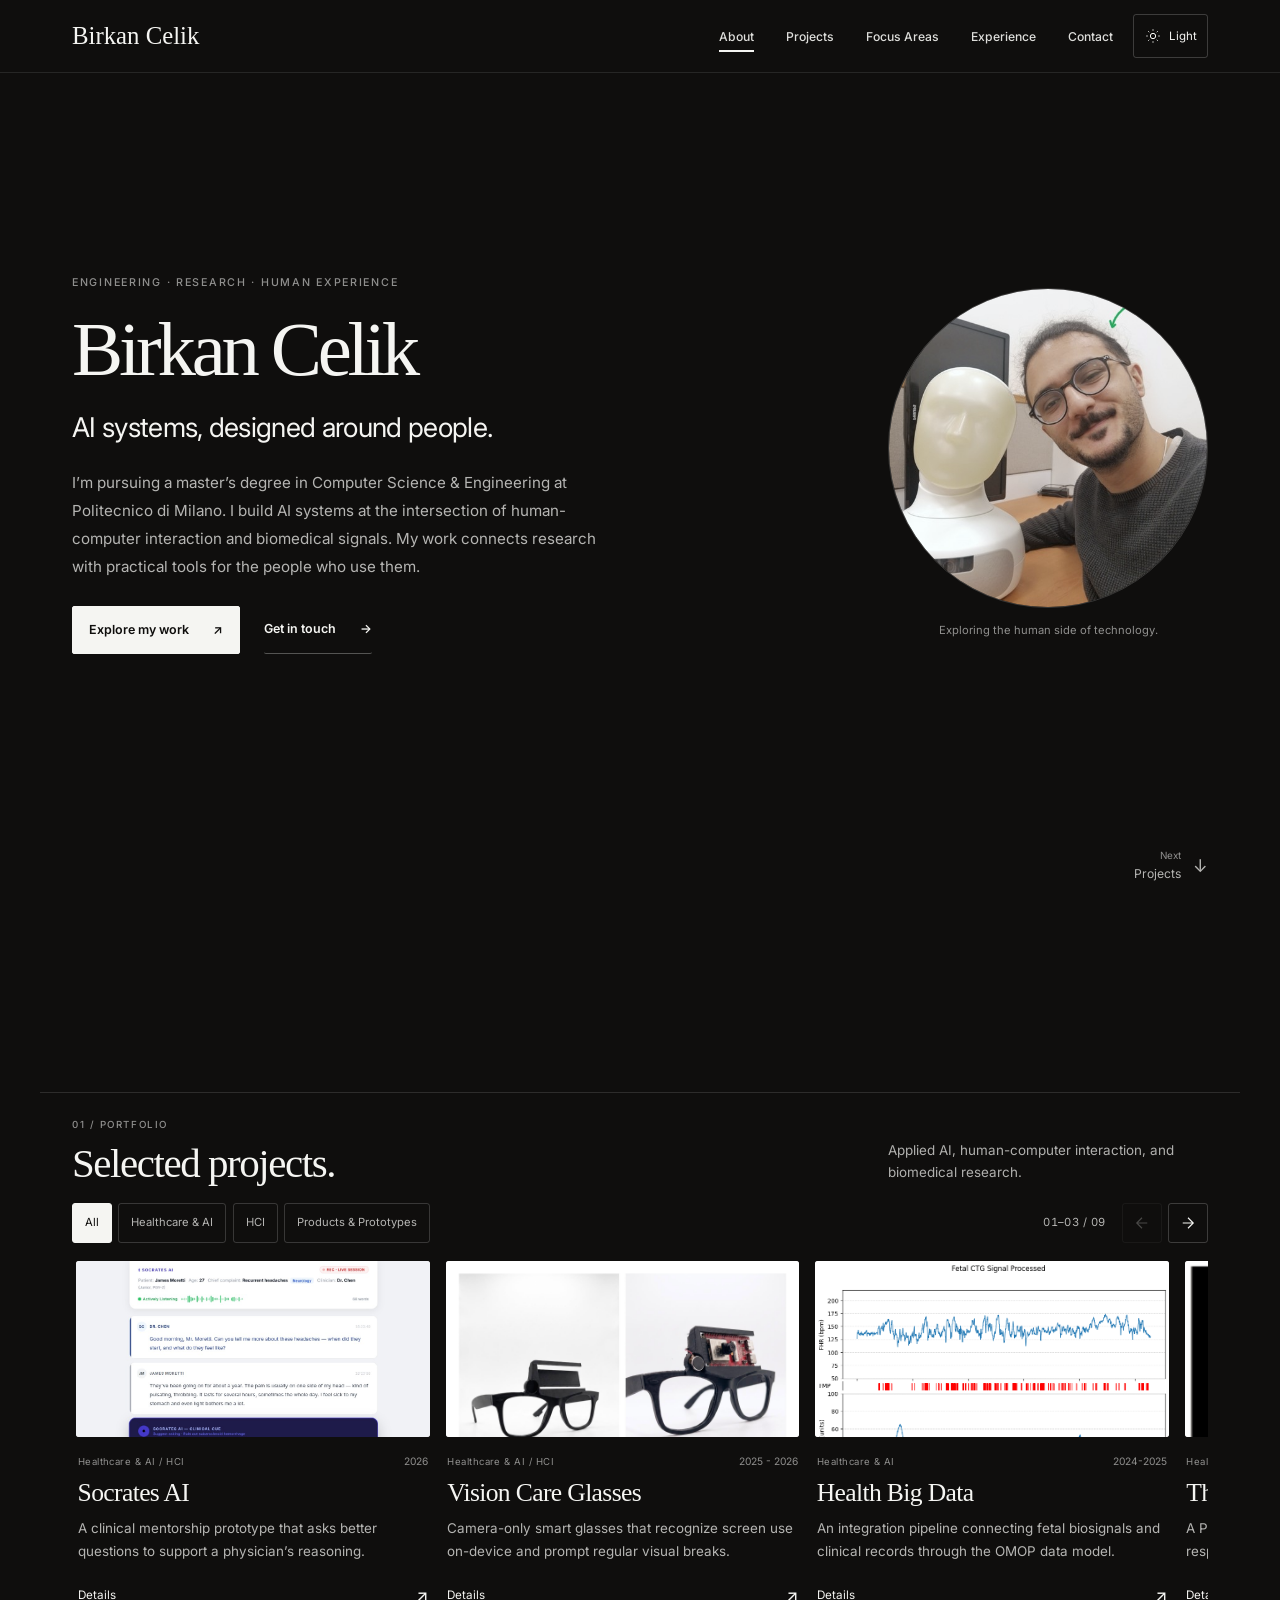
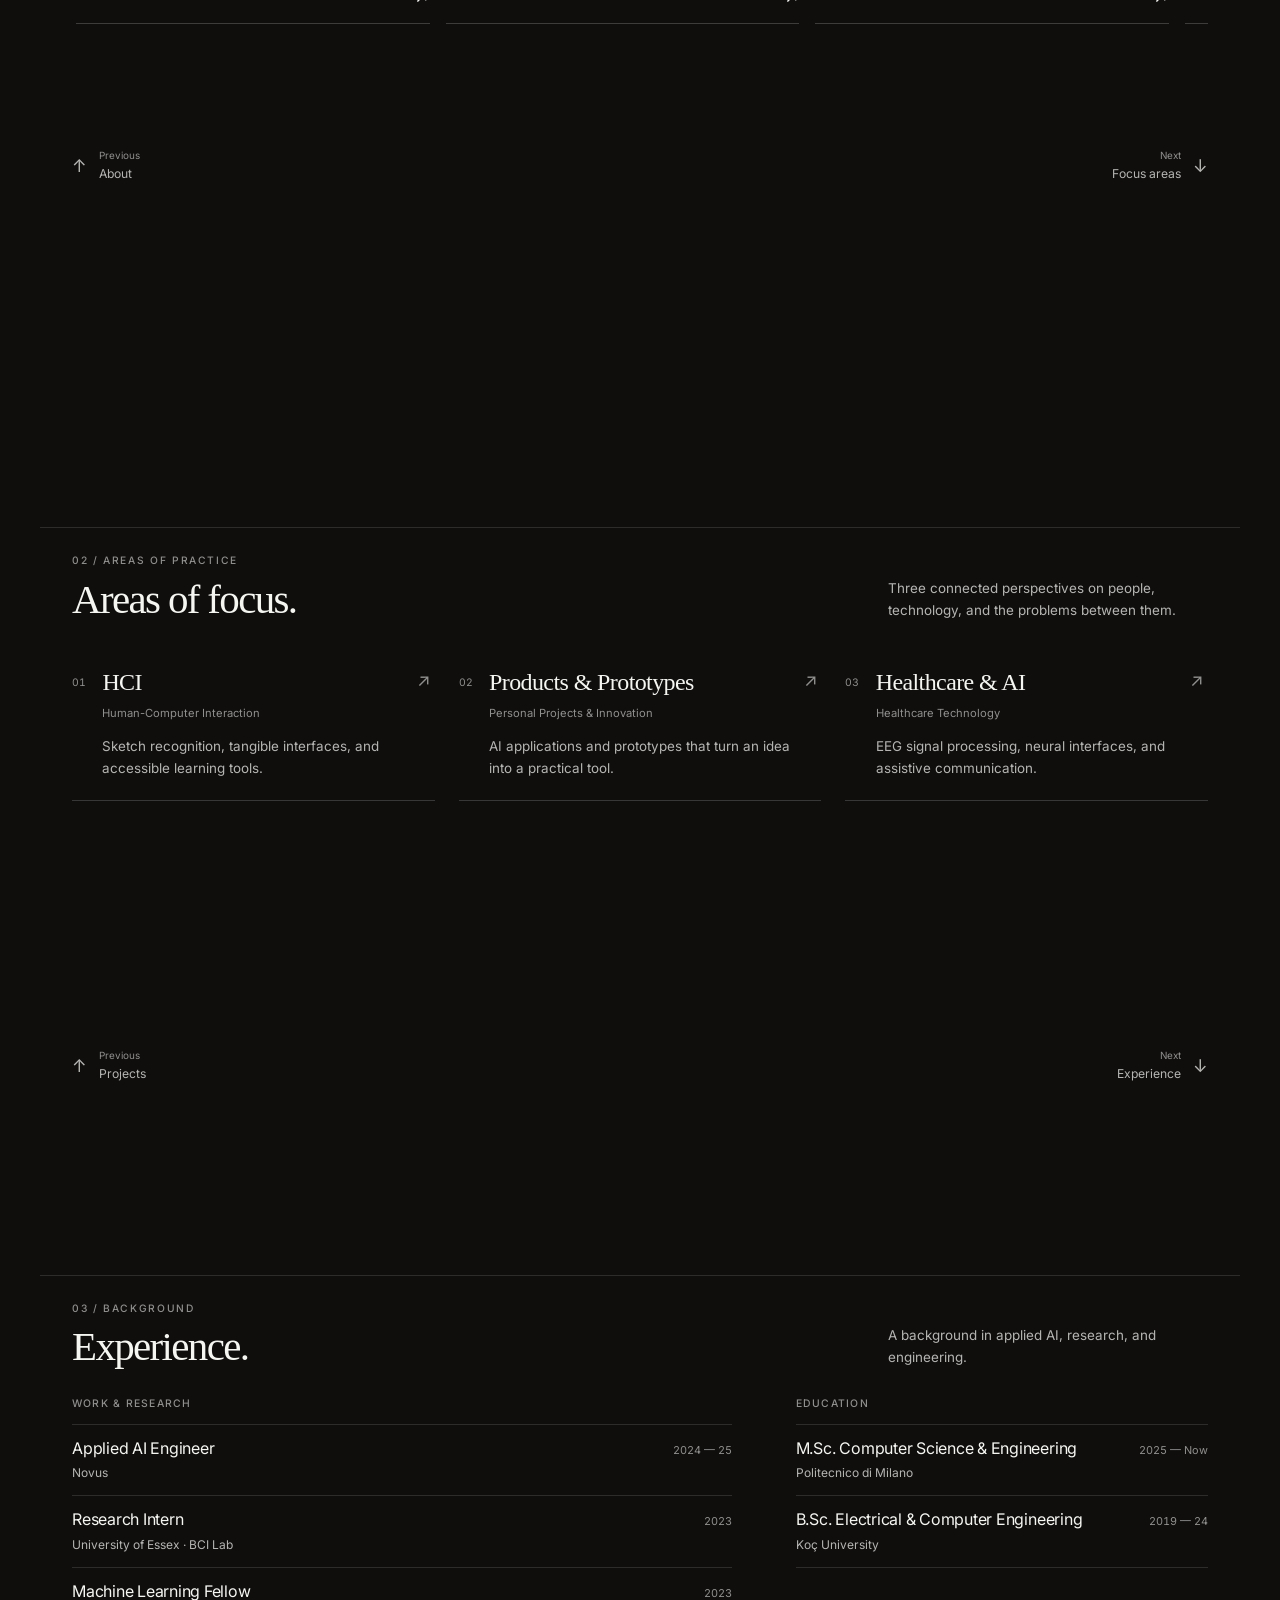
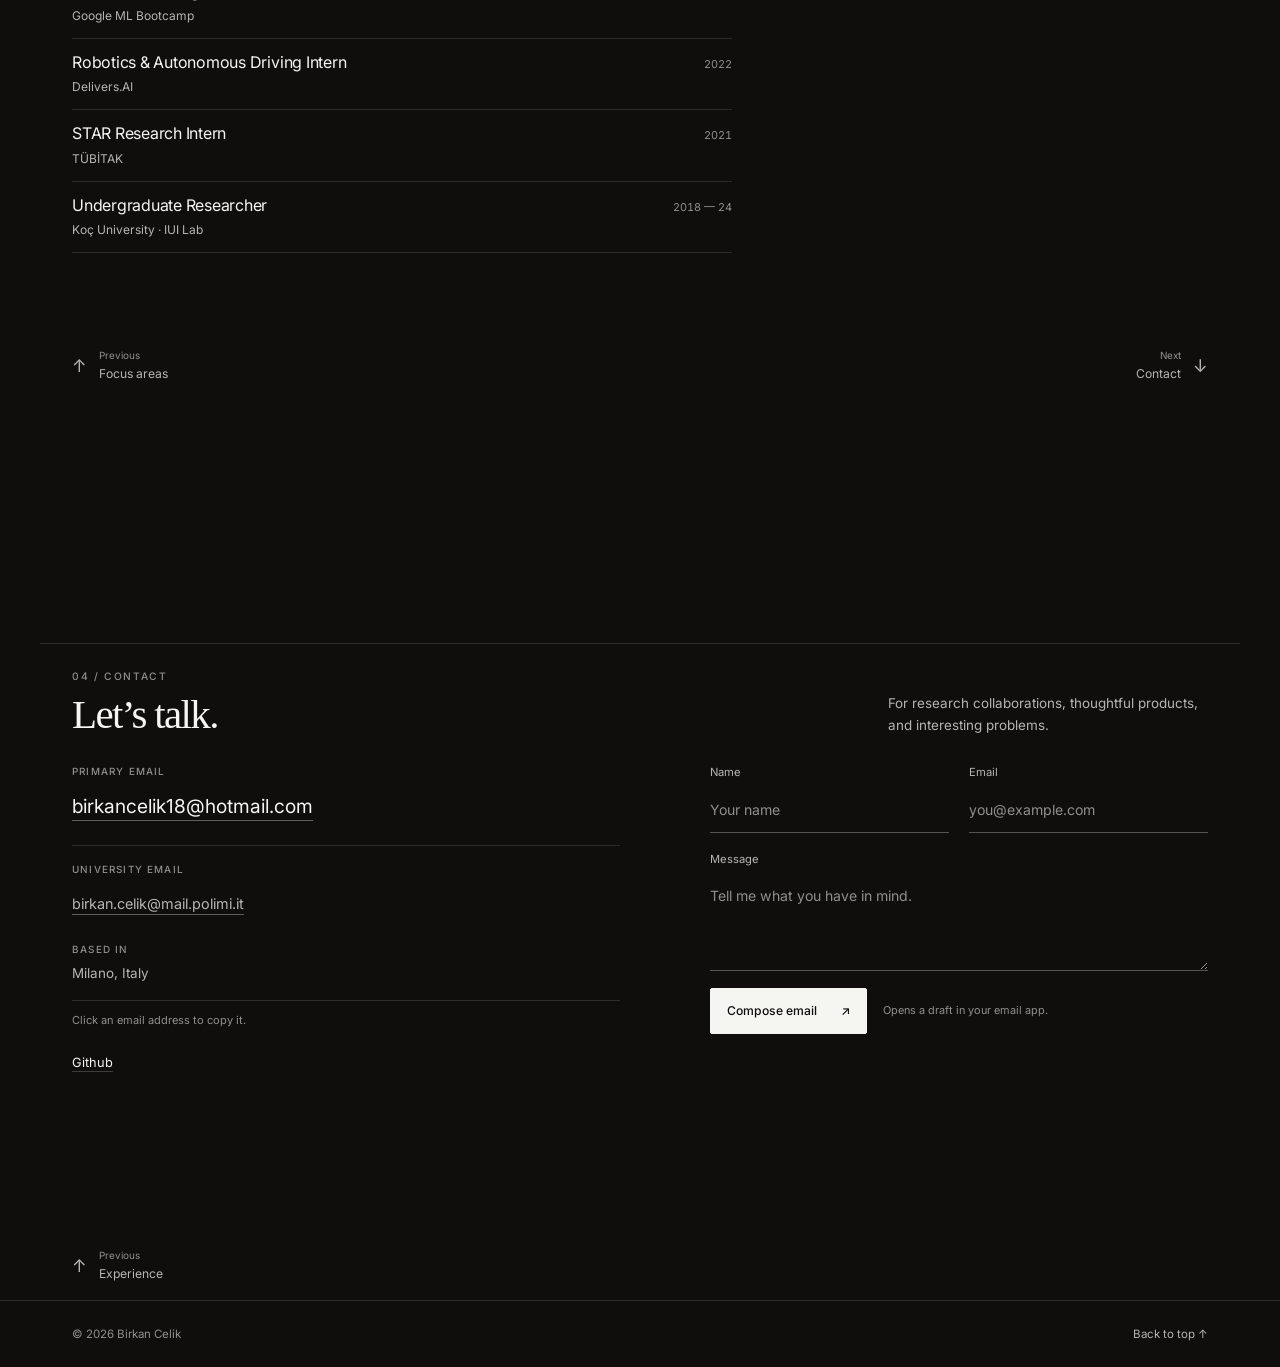
<file: index.html>
<!DOCTYPE html>
<html lang="en" class="home-view" data-theme="dark">
<head>
    <meta charset="UTF-8">
    <meta name="viewport" content="width=device-width, initial-scale=1.0">
    <meta name="color-scheme" content="dark light">
    <meta name="theme-color" content="#0F0E0D">
    <meta name="description" content="Birkan Celik - Computer Engineering Master's student at Politecnico di Milano. Showcasing projects, research, and experience in human-computer interaction, AI products, and biomedical signals.">
    <meta property="og:title" content="Birkan Celik - Computer Engineering Master's Student">
    <meta property="og:description" content="Computer Engineering Master's student at Politecnico di Milano. Exploring HCI, Biomedical Signals, and AI.">
    <meta property="og:type" content="website">
    <title>Birkan Celik — Engineering, Research &amp; AI</title>
    <link rel="icon" type="image/svg+xml" href="favicon.svg">
    <script>
        (() => {
            let theme = 'dark';
            try {
                const saved = window.localStorage.getItem('portfolio-theme');
                if (saved === 'light' || saved === 'dark') theme = saved;
            } catch (_) {}
            document.documentElement.dataset.theme = theme;
            document.querySelector('meta[name="theme-color"]').setAttribute('content', theme === 'light' ? '#F8F7F4' : '#0F0E0D');
        })();
    </script>
    <link rel="stylesheet" href="css/style.css">
    <link rel="preconnect" href="https://fonts.googleapis.com">
    <link rel="preconnect" href="https://fonts.gstatic.com" crossorigin>
    <link href="https://fonts.googleapis.com/css2?family=Inter:wght@300;400;500;600;700;800;900&display=swap" rel="stylesheet">
    <link rel="preload" as="image" href="images/birkan_furhat_selfie.jpg">
</head>
<body>
    <a class="skip-link" href="#main">Skip to content</a>
    <!-- Navigation -->
    <nav class="navbar" id="navbar">
        <div class="nav-container">
            <a href="#about" class="nav-logo">Birkan Celik</a>
            <ul class="nav-menu" id="navMenu">
                <li><a href="#about" class="nav-link">About</a></li>
                <li><a href="#projects" class="nav-link">Projects</a></li>
                <li><a href="#dimensions" class="nav-link">Focus Areas</a></li>
                <li><a href="#experience" class="nav-link">Experience</a></li>
                <li><a href="#contact" class="nav-link">Contact</a></li>
            </ul>
            <div class="nav-actions">
                <button type="button" class="theme-toggle" id="themeToggle" aria-label="Switch to light theme" title="Switch to light theme">
                    <svg class="theme-icon-sun" width="16" height="16" viewBox="0 0 24 24" fill="none" stroke="currentColor" stroke-width="1.5" aria-hidden="true" focusable="false"><circle cx="12" cy="12" r="4"/><path d="M12 2v2m0 16v2M2 12h2m16 0h2M4.93 4.93l1.42 1.42m11.3 11.3 1.42 1.42M4.93 19.07l1.42-1.42m11.3-11.3 1.42-1.42"/></svg>
                    <svg class="theme-icon-moon" width="16" height="16" viewBox="0 0 24 24" fill="none" stroke="currentColor" stroke-width="1.5" aria-hidden="true" focusable="false"><path d="M20.4 13.2A8.5 8.5 0 0 1 10.8 3.6a8.5 8.5 0 1 0 9.6 9.6Z"/></svg>
                    <span data-theme-label>Light</span>
                </button>
                <button type="button" class="nav-toggle" id="navToggle" aria-label="Toggle navigation menu" aria-expanded="false" aria-controls="navMenu">
                    <span></span>
                    <span></span>
                    <span></span>
                </button>
            </div>
        </div>
    </nav>

    <main id="main">
    <!-- Hero/About Section -->
    <section id="about" class="section about-section">
        <div class="container">
            <div class="about-content" id="aboutContent">
                <!-- Content will be dynamically generated from data.js -->
            </div>
        </div>
        <nav class="section-wayfinding" aria-label="About section navigation">
            <a href="#projects" class="section-step section-step-next" data-scroll-target aria-label="Next section: Projects">
                <span class="section-step-text"><span class="section-step-label">Next</span><span class="section-step-name">Projects</span></span>
                <span class="section-step-arrow" aria-hidden="true">↓</span>
            </a>
        </nav>
    </section>

    <!-- Projects Section -->
    <section id="projects" class="section projects-section">
        <div class="container">
            <div class="projects-intro">
                <div>
                    <span class="section-eyebrow">01 / Portfolio</span>
                    <h2 class="section-title" id="projectsHeading">Selected projects.</h2>
                </div>
                <p class="section-subtitle">Applied AI, human-computer interaction, and biomedical research.</p>
            </div>
            <div class="project-gallery-toolbar">
                <div class="filter-buttons" id="filterButtons" role="group" aria-label="Filter projects">
                    <button class="filter-btn active" data-filter="all" aria-pressed="true">All</button>
                    <button class="filter-btn" data-filter="biomedical" aria-pressed="false">Healthcare &amp; AI</button>
                    <button class="filter-btn" data-filter="hci" aria-pressed="false">HCI</button>
                    <button class="filter-btn" data-filter="startup" aria-pressed="false">Products &amp; Prototypes</button>
                </div>
                <div class="project-gallery-controls">
                    <span class="project-position" id="projectPosition">01 / 09</span>
                    <button type="button" class="gallery-arrow" id="projectsPrev" aria-label="Previous project" aria-controls="projectsGrid" disabled>
                        <svg width="18" height="18" viewBox="0 0 24 24" fill="none" stroke="currentColor" stroke-width="1.5" aria-hidden="true"><path d="M19 12H5m7 7-7-7 7-7"/></svg>
                    </button>
                    <button type="button" class="gallery-arrow" id="projectsNext" aria-label="Next project" aria-controls="projectsGrid">
                        <svg width="18" height="18" viewBox="0 0 24 24" fill="none" stroke="currentColor" stroke-width="1.5" aria-hidden="true"><path d="M5 12h14m-7-7 7 7-7 7"/></svg>
                    </button>
                </div>
            </div>
            <p class="visually-hidden" id="projectGalleryHelp">Swipe or scroll to explore projects. When the gallery is focused, use the arrow keys, Home, or End.</p>
            <div class="projects-grid" id="projectsGrid" tabindex="0" role="region" aria-roledescription="carousel" aria-label="Project gallery" aria-describedby="projectGalleryHelp">
                <!-- Project slides are generated from data.js -->
            </div>
            <p class="visually-hidden" id="projectFilterStatus" role="status" aria-live="polite"></p>
        </div>
        <nav class="section-wayfinding" aria-label="Projects section navigation">
            <a href="#about" class="section-step section-step-previous" data-scroll-target aria-label="Previous section: About">
                <span class="section-step-arrow" aria-hidden="true">↑</span>
                <span class="section-step-text"><span class="section-step-label">Previous</span><span class="section-step-name">About</span></span>
            </a>
            <a href="#dimensions" class="section-step section-step-next" data-scroll-target aria-label="Next section: Focus areas">
                <span class="section-step-text"><span class="section-step-label">Next</span><span class="section-step-name">Focus areas</span></span>
                <span class="section-step-arrow" aria-hidden="true">↓</span>
            </a>
        </nav>
    </section>

    <!-- Dimensions Section -->
    <section id="dimensions" class="section dimensions-section" aria-labelledby="focusHeading">
        <div class="container">
            <div class="section-heading">
                <div><span class="section-eyebrow">02 / Areas of practice</span><h2 class="section-title" id="focusHeading">Areas of focus.</h2></div>
                <p class="section-subtitle">Three connected perspectives on people, technology, and the problems between them.</p>
            </div>
            <div class="dimensions-grid" id="dimensionsGrid">
                <!-- Content will be dynamically generated from data.js -->
            </div>
        </div>
        <nav class="section-wayfinding" aria-label="Focus areas section navigation">
            <a href="#projects" class="section-step section-step-previous" data-scroll-target aria-label="Previous section: Projects">
                <span class="section-step-arrow" aria-hidden="true">↑</span>
                <span class="section-step-text"><span class="section-step-label">Previous</span><span class="section-step-name">Projects</span></span>
            </a>
            <a href="#experience" class="section-step section-step-next" data-scroll-target aria-label="Next section: Experience">
                <span class="section-step-text"><span class="section-step-label">Next</span><span class="section-step-name">Experience</span></span>
                <span class="section-step-arrow" aria-hidden="true">↓</span>
            </a>
        </nav>
    </section>

    <!-- Dimension/Project Page Container -->
    <div id="pageContainer" class="page-container hidden">
        <button class="back-button" id="backButton" aria-label="Back to main page">
            <svg width="20" height="20" viewBox="0 0 24 24" fill="none" stroke="currentColor" stroke-width="2">
                <path d="M19 12H5M12 19l-7-7 7-7"/>
            </svg>
            Back
        </button>
        <div class="page-content" id="pageContent">
            <!-- Content will be dynamically generated -->
        </div>
    </div>

    <!-- Experience/Timeline Section -->
    <section id="experience" class="section experience-section" aria-labelledby="experienceHeading">
        <div class="container">
            <div class="section-heading">
                <div><span class="section-eyebrow">03 / Background</span><h2 class="section-title" id="experienceHeading">Experience.</h2></div>
                <p class="section-subtitle">A background in applied AI, research, and engineering.</p>
            </div>
            <div class="timeline" id="timeline">
                <!-- Content will be dynamically generated from data.js -->
            </div>
        </div>
        <nav class="section-wayfinding" aria-label="Experience section navigation">
            <a href="#dimensions" class="section-step section-step-previous" data-scroll-target aria-label="Previous section: Focus areas">
                <span class="section-step-arrow" aria-hidden="true">↑</span>
                <span class="section-step-text"><span class="section-step-label">Previous</span><span class="section-step-name">Focus areas</span></span>
            </a>
            <a href="#contact" class="section-step section-step-next" data-scroll-target aria-label="Next section: Contact">
                <span class="section-step-text"><span class="section-step-label">Next</span><span class="section-step-name">Contact</span></span>
                <span class="section-step-arrow" aria-hidden="true">↓</span>
            </a>
        </nav>
    </section>

    <!-- Contact Section -->
    <section id="contact" class="section contact-section" aria-labelledby="contactHeading">
        <div class="container">
            <div class="section-heading">
                <div><span class="section-eyebrow">04 / Contact</span><h2 class="section-title" id="contactHeading">Let’s talk.</h2></div>
                <p class="section-subtitle">For research collaborations, thoughtful products, and interesting problems.</p>
            </div>
            <div class="contact-content" id="contactContent">
                <!-- Content will be dynamically generated from data.js -->
            </div>
        </div>
        <nav class="section-wayfinding" aria-label="Contact section navigation">
            <a href="#experience" class="section-step section-step-previous" data-scroll-target aria-label="Previous section: Experience">
                <span class="section-step-arrow" aria-hidden="true">↑</span>
                <span class="section-step-text"><span class="section-step-label">Previous</span><span class="section-step-name">Experience</span></span>
            </a>
        </nav>
    </section>
    </main>

    <!-- Footer -->
    <footer class="footer">
        <div class="container footer-content">
            <p>&copy; <span id="currentYear"></span> Birkan Celik</p>
            <a href="#about" data-scroll-target>Back to top <span aria-hidden="true">↑</span></a>
        </div>
    </footer>

    <script src="js/data.js" defer></script>
    <script src="js/script.js" defer></script>
</body>
</html>
</file>
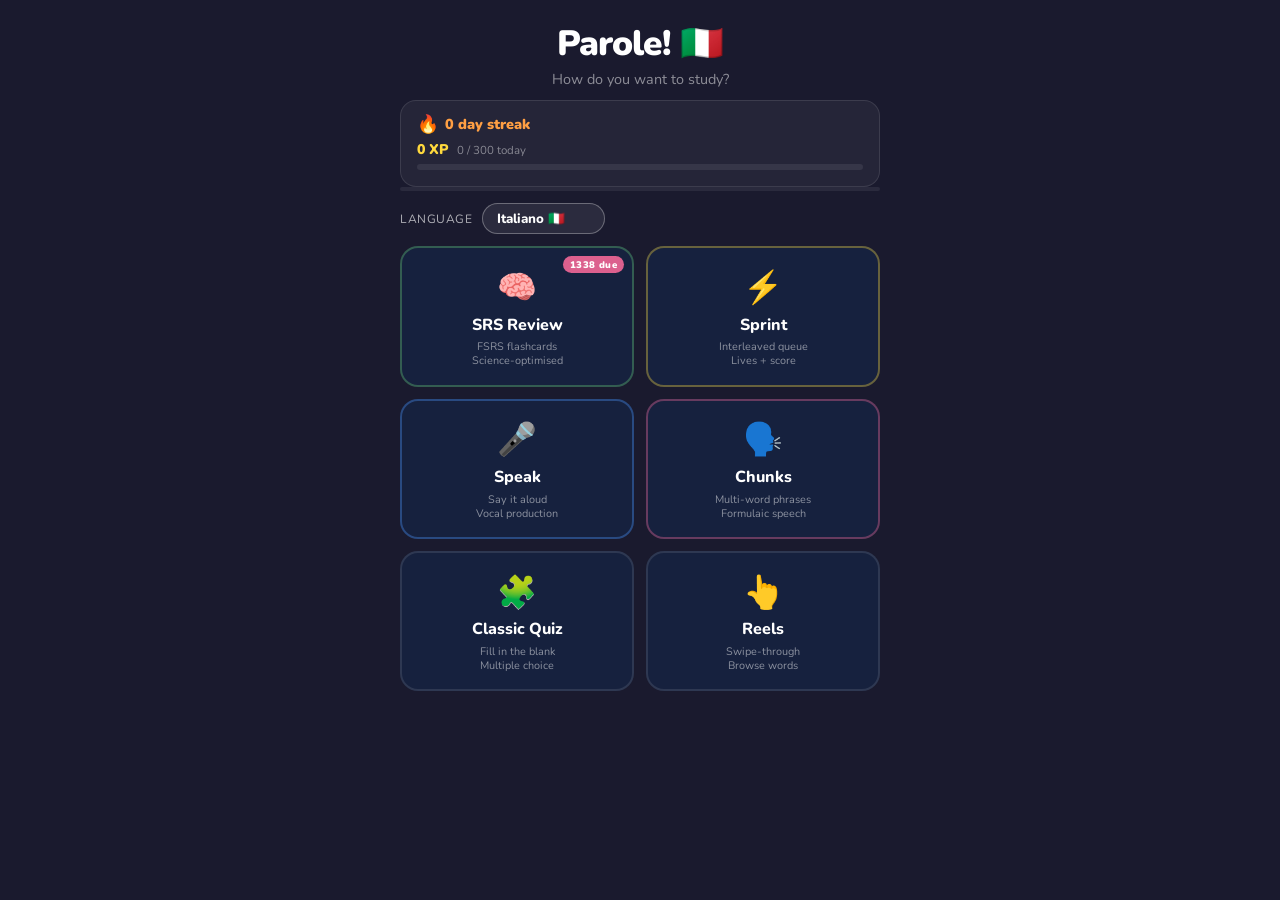
<file: imparare-1000/index.html>
<!DOCTYPE html>
<html lang="en">
<head>
<meta charset="UTF-8">
<meta name="viewport" content="width=device-width, initial-scale=1.0, user-scalable=no">
<title>Parole!</title>
<link href="https://fonts.googleapis.com/css2?family=Nunito:wght@700;800;900&display=swap" rel="stylesheet">
<link rel="stylesheet" href="style.css">
</head>
<body>

<!-- ── Mode select ──────────────────────────────────────────────────── -->
<div id="modeSelect" class="mode-select">

  <div class="ms-header">
    <div class="ms-title">Parole!</div>
    <div class="ms-sub">How do you want to study?</div>

    <!-- Streak + XP engagement header -->
    <div class="ms-engagement">
      <div class="ms-streak-row">
        <span class="ms-streak-flame">🔥</span>
        <span id="msStreakEl" class="ms-streak-count">0 day streak</span>
        <span id="msFreezeEl" class="ms-freeze" style="display:none"></span>
      </div>
      <div class="ms-xp-row">
        <span id="msXPEl" class="ms-xp-val">0 XP</span>
        <span id="msDailyXPEl" class="ms-xp-daily">0 / 300 today</span>
      </div>
      <div class="ms-xp-bar">
        <div class="ms-xp-bar-fill" id="msXPBarFill"></div>
      </div>
      <div id="msStreakDanger" class="ms-streak-danger" style="display:none">
        🔥 Complete today's session to keep your streak!
      </div>
    </div>

    <div class="ms-daily-bar">
      <div class="ms-daily-fill" id="msDailyProgressEl" style="width:0%"></div>
    </div>
  </div>

  <div class="ms-lang">
    <label for="languageSelect">Language</label>
    <select id="languageSelect">
      <option value="it">Italiano 🇮🇹</option>
      <option value="nl">Nederlands 🇳🇱</option>
    </select>
  </div>

  <div class="ms-cards">

    <button type="button" class="ms-card ms-card-srs" id="btnSRS">
      <div class="ms-card-icon">🧠</div>
      <div class="ms-card-name">SRS Review</div>
      <div class="ms-card-desc">FSRS flashcards<br>Science-optimised</div>
      <div class="ms-card-badge" id="srsDueBadge">…</div>
    </button>

    <button type="button" class="ms-card ms-card-sprint" id="btnSprint">
      <div class="ms-card-icon">⚡</div>
      <div class="ms-card-name">Sprint</div>
      <div class="ms-card-desc">Interleaved queue<br>Lives + score</div>
    </button>

    <button type="button" class="ms-card ms-card-speak" id="btnSpeak">
      <div class="ms-card-icon">🎤</div>
      <div class="ms-card-name">Speak</div>
      <div class="ms-card-desc">Say it aloud<br>Vocal production</div>
    </button>

    <button type="button" class="ms-card ms-card-chunks" id="btnChunks">
      <div class="ms-card-icon">🗣️</div>
      <div class="ms-card-name">Chunks</div>
      <div class="ms-card-desc">Multi-word phrases<br>Formulaic speech</div>
    </button>

    <button type="button" class="ms-card" id="btnQuiz">
      <div class="ms-card-icon">🧩</div>
      <div class="ms-card-name">Classic Quiz</div>
      <div class="ms-card-desc">Fill in the blank<br>Multiple choice</div>
    </button>

    <button type="button" class="ms-card" id="btnSwipe">
      <div class="ms-card-icon">👆</div>
      <div class="ms-card-name">Reels</div>
      <div class="ms-card-desc">Swipe-through<br>Browse words</div>
    </button>

  </div>
</div>

<canvas id="confetti"></canvas>

<!-- ── Classic Quiz / Sprint ─────────────────────────────────────────── -->
<div id="app">
  <div class="topbar">
    <button type="button" class="sw-back-btn" id="quizBackBtn">← Menu</button>
    <div class="hearts" id="heartsEl"></div>
    <div class="score-wrap">
      <div class="score-num" id="scoreEl">0</div>
      <div class="score-lbl" id="quizModeLabel">score</div>
    </div>
    <div class="streak-badge" id="streakEl">
      <span class="streak-fire">🔥</span>
      <span id="streakNum">0</span>
    </div>
  </div>

  <div class="level-row">
    <div class="lv-label">Lv.<span id="lvNum">1</span></div>
    <div class="lv-bar"><div class="lv-fill" id="lvBar" style="width:0%"></div></div>
    <div class="lv-num"><span id="lvProgress">0</span>/10</div>
  </div>

  <div class="goal-row">
    <div class="goal-label">Words unlocked</div>
    <div class="goal-num" id="goalNum">0 / 1266</div>
  </div>

  <div class="word-card" id="wordCard">
    <div class="word-card-inner" id="cardInner">
      <div class="leech-indicator" id="leechIndicator" style="display:none">⚠️ Leech - focus!</div>
      <div class="cat-badge" id="catBadge"></div>
      <div class="q-instruction">Fill in the blank 👇</div>
      <div class="sentence-display" id="sentenceDisplay"></div>
      <div class="sentence-en" id="sentenceEn"></div>
      <div class="word-hint" id="wordHint"></div>
      <button class="hear-btn" id="hearBtn">🔊 <span>Hear sentence</span></button>
    </div>
  </div>

  <div class="tiles" id="tilesEl"></div>
</div>

<!-- ── Reels mode ────────────────────────────────────────────────────── -->
<div id="swipeApp" class="swipe-app">
  <div class="sw-topbar">
    <button type="button" class="sw-back-btn" id="swBackBtn">← Back</button>
    <div class="sw-progress" id="swProgress">0 known</div>
  </div>
  <div class="sw-deck" id="swDeck"></div>
  <div class="sw-hint-row">
    <span class="sw-hint-up">⬆ Next word</span>
    <span class="sw-hint-down">⬇ Next random word</span>
  </div>
</div>

<!-- ── SRS Review mode ───────────────────────────────────────────────── -->
<div id="srsApp" class="mode-app">
  <div class="mode-topbar">
    <button type="button" class="sw-back-btn" id="srsBackBtn">← Menu</button>
    <div class="mode-topbar-title">SRS Review</div>
    <div class="mode-topbar-right">
      <div class="srs-progress-text" id="srsProgressText">0 / 0</div>
    </div>
  </div>
  <div class="srs-progress-bar-wrap">
    <div class="srs-progress-bar-fill" id="srsProgressFill" style="width:0%"></div>
  </div>

  <!-- Loading screen (labor illusion) -->
  <div id="srsLoadingScreen" class="srs-loading-screen" style="display:flex">
    <div class="srs-loading-icon">🧠</div>
    <div class="srs-loading-text">Building your personalised review queue…</div>
    <div class="srs-loading-dots"><span>.</span><span>.</span><span>.</span></div>
  </div>

  <!-- Card screen -->
  <div id="srsCardScreen" class="srs-card-screen" style="display:none">
    <div class="srs-card" id="srsCard">
      <div class="srs-card-meta">
        <div class="cat-badge" id="srsCatBadge"></div>
        <div class="srs-stability" id="srsStabilityInfo"></div>
      </div>

      <!-- Front: English prompt -->
      <div id="srsFront" class="srs-face">
        <div class="srs-face-label">What is this in the target language?</div>
        <div class="srs-front-word" id="srsFrontWord"></div>
        <div class="srs-front-sentence" id="srsFrontSentence"></div>
      </div>

      <!-- Back: target word revealed -->
      <div id="srsBack" class="srs-face" style="display:none">
        <div class="srs-back-word" id="srsBackWord"></div>
        <div class="srs-back-sentence" id="srsBackSentence"></div>
        <div class="srs-back-hint" id="srsBackHint" style="display:none"></div>
      </div>
    </div>

    <button class="srs-flip-btn" id="srsFlipBtn">Show answer 👁</button>

    <div class="srs-ratings" id="srsRatings" style="display:none">
      <div class="srs-rate-label">How well did you remember?</div>
      <div class="srs-rate-btns">
        <button class="srs-rate-btn srs-again" id="srsAgain">Again<br><span>forgot</span></button>
        <button class="srs-rate-btn srs-hard"  id="srsHard">Hard<br><span>recalled</span></button>
        <button class="srs-rate-btn srs-good"  id="srsGood">Good<br><span>correct</span></button>
        <button class="srs-rate-btn srs-easy"  id="srsEasy">Easy<br><span>perfect</span></button>
      </div>
    </div>
  </div>

  <!-- Complete screen -->
  <div id="srsCompleteScreen" class="srs-complete-screen" style="display:none">
    <div class="srs-complete-icon">✅</div>
    <div class="srs-complete-title" id="srsCompleteTitle">Session complete!</div>
    <div class="srs-complete-sub" id="srsCompleteSub"></div>
    <div class="srs-complete-count" id="srsCompleteCount"></div>
    <button class="big-btn" id="srsCompleteBackBtn">Back to Menu →</button>
  </div>
</div>

<!-- ── Speak mode ────────────────────────────────────────────────────── -->
<div id="speakApp" class="mode-app">
  <div class="mode-topbar">
    <button type="button" class="sw-back-btn" id="speakBackBtn">← Menu</button>
    <div class="mode-topbar-title">Speak</div>
    <div class="mode-topbar-right speak-stats">
      <span id="speakScoreEl">0</span> / <span id="speakAnsweredEl">0</span>
    </div>
  </div>

  <div class="speak-card word-card" id="speakCard">
    <div class="speak-prompt-label">Say this in the target language:</div>
    <div class="speak-english" id="speakEnglish"></div>
    <div class="speak-sentence-en" id="speakSentenceEn"></div>
    <div class="speak-target" id="speakTarget">?</div>
  </div>

  <div id="speakFeedback" class="speak-feedback"></div>

  <div id="speakMicArea" class="speak-mic-area">
    <button class="speak-mic-btn" id="speakMicBtn">🎤 Speak it</button>
  </div>

  <div id="speakTypeArea" class="speak-type-area" style="display:none">
    <div class="speak-no-sr" id="speakNoSR">
      Voice recognition unavailable - type instead:
    </div>
    <input type="text" id="speakTypeInp" class="speak-type-inp"
      placeholder="Type the target word…" autocomplete="off" autocorrect="off" spellcheck="false">
  </div>
</div>

<!-- ── Chunks mode ───────────────────────────────────────────────────── -->
<div id="chunksApp" class="mode-app">
  <div class="mode-topbar">
    <button type="button" class="sw-back-btn" id="chunksBackBtn">← Menu</button>
    <div class="mode-topbar-title">Chunks</div>
    <div class="mode-topbar-right" id="chunkStats">0 / 0 correct</div>
  </div>

  <div class="word-card" id="chunkCard">
    <div class="word-card-inner" id="chunkCardInner">
      <div class="cat-badge" id="chunkCatBadge"></div>
      <div class="q-instruction" id="chunkInstruction">What expression fills the blank?</div>
      <div class="sentence-display" id="chunkSentence"></div>
      <div class="sentence-en" id="chunkSentenceEn"></div>
      <div class="word-hint chunk-feedback" id="chunkFeedback" style="display:none"></div>
    </div>
  </div>

  <div class="tiles" id="chunkTilesEl"></div>
</div>

<!-- ── Shared overlays ───────────────────────────────────────────────── -->

<!-- Feedback bubble -->
<div class="feedback-overlay" id="fbOverlay">
  <div class="fb-bubble">
    <div class="fb-emoji" id="fbEmoji"></div>
    <div class="fb-word" id="fbWord"></div>
    <div class="fb-example" id="fbExample"></div>
  </div>
</div>

<!-- Combo burst -->
<div class="combo-burst" id="comboBurst"></div>

<!-- Level-up / game-over overlay -->
<div class="big-overlay" id="bigOverlay">
  <div class="big-icon" id="bigIcon"></div>
  <div class="big-title" id="bigTitle"></div>
  <div class="big-sub" id="bigSub"></div>
  <div class="big-stats" id="bigStats"></div>
  <button class="big-btn" id="bigBtn">Play Again</button>
</div>

<!-- ── Scripts ───────────────────────────────────────────────────────── -->
<script>
  const selectedLang = localStorage.getItem('parole_lang') || 'it';
  window.paroleLanguage = selectedLang;
  document.write(`<script defer src="js/${selectedLang === 'nl' ? 'words-nl' : 'words'}.js"><\/script>`);
  document.write(`<script defer src="js/${selectedLang === 'nl' ? 'chunks-nl' : 'chunks-it'}.js"><\/script>`);
</script>
<script defer src="js/state.js"></script>
<script defer src="js/fsrs.js"></script>
<script defer src="js/streak.js"></script>
<script defer src="js/rewards.js"></script>
<script defer src="js/leech.js"></script>
<script defer src="js/confetti.js"></script>
<script defer src="js/ui.js"></script>
<script defer src="js/game.js"></script>
<script defer src="js/srs-mode.js"></script>
<script defer src="js/speak-mode.js"></script>
<script defer src="js/chunks-mode.js"></script>
<script defer src="js/swipe.js"></script>
<script defer src="js/main.js"></script>
</body>
</html>
</file>
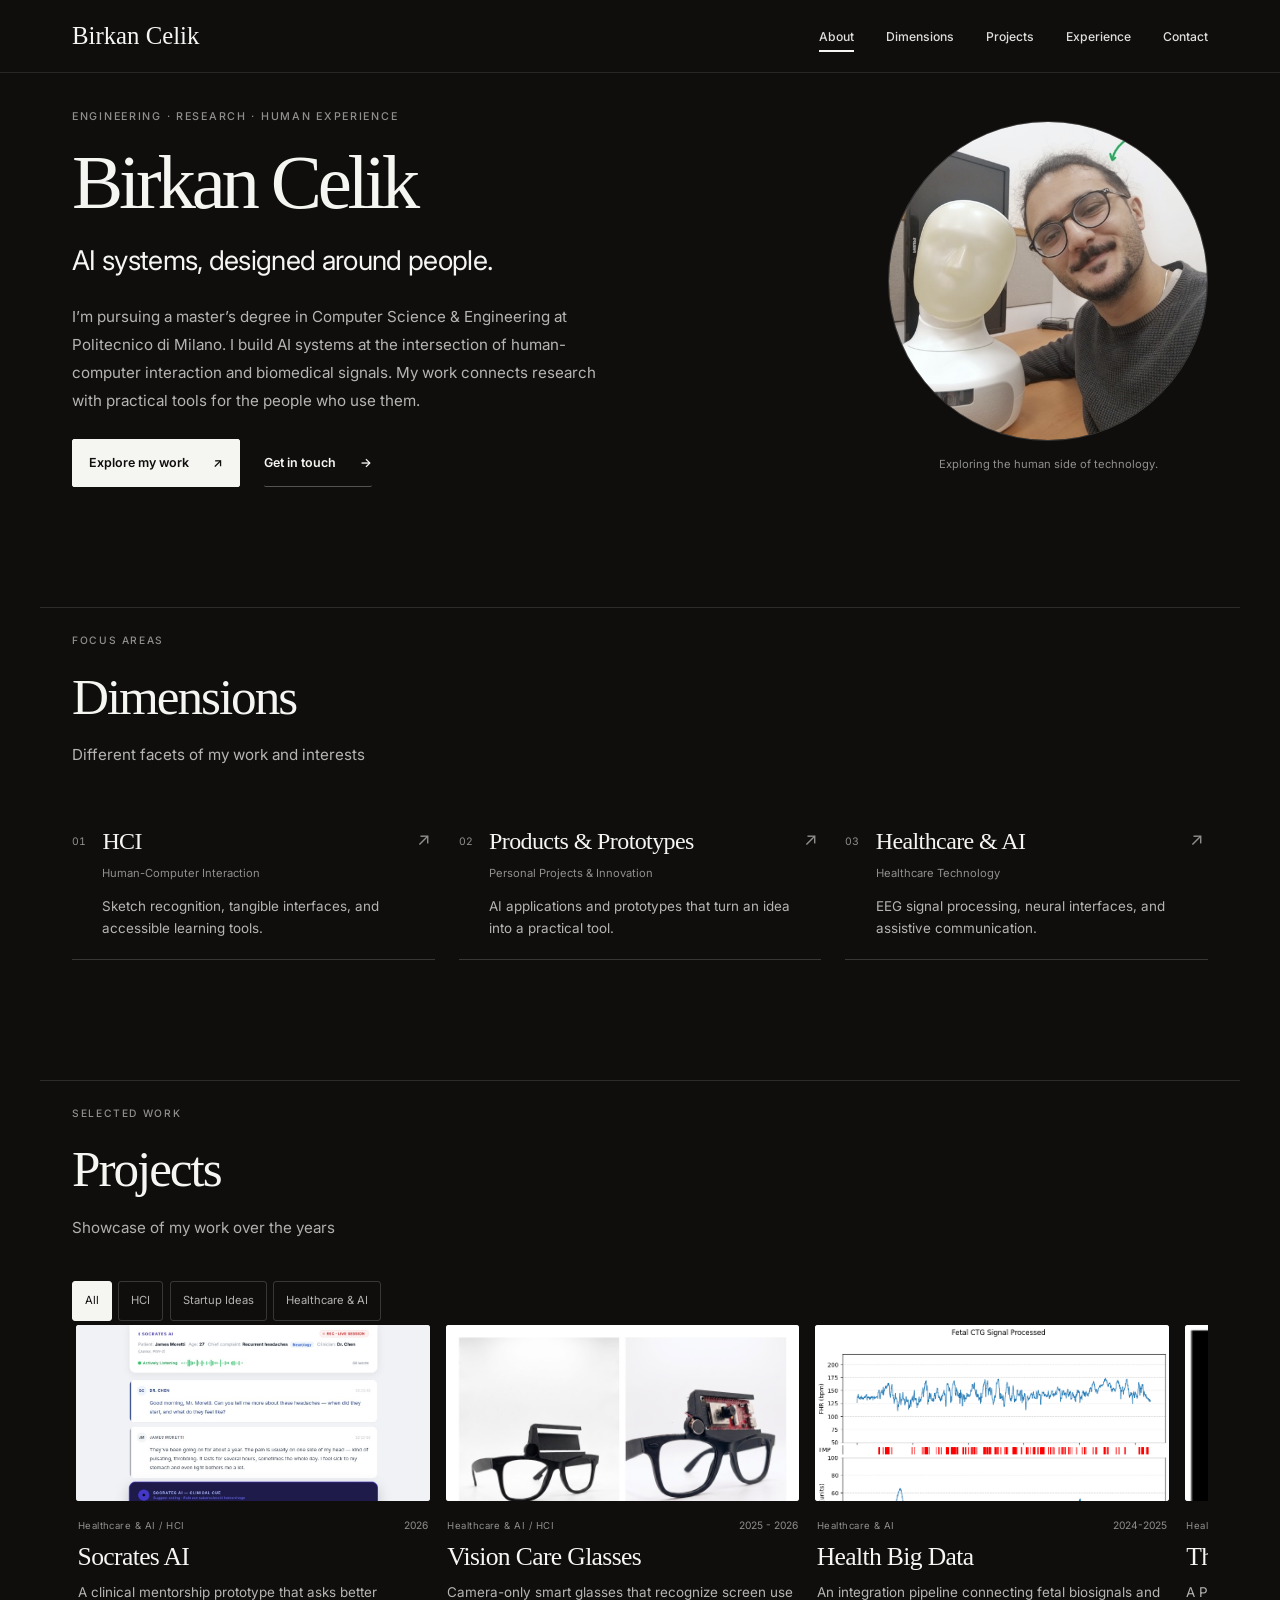
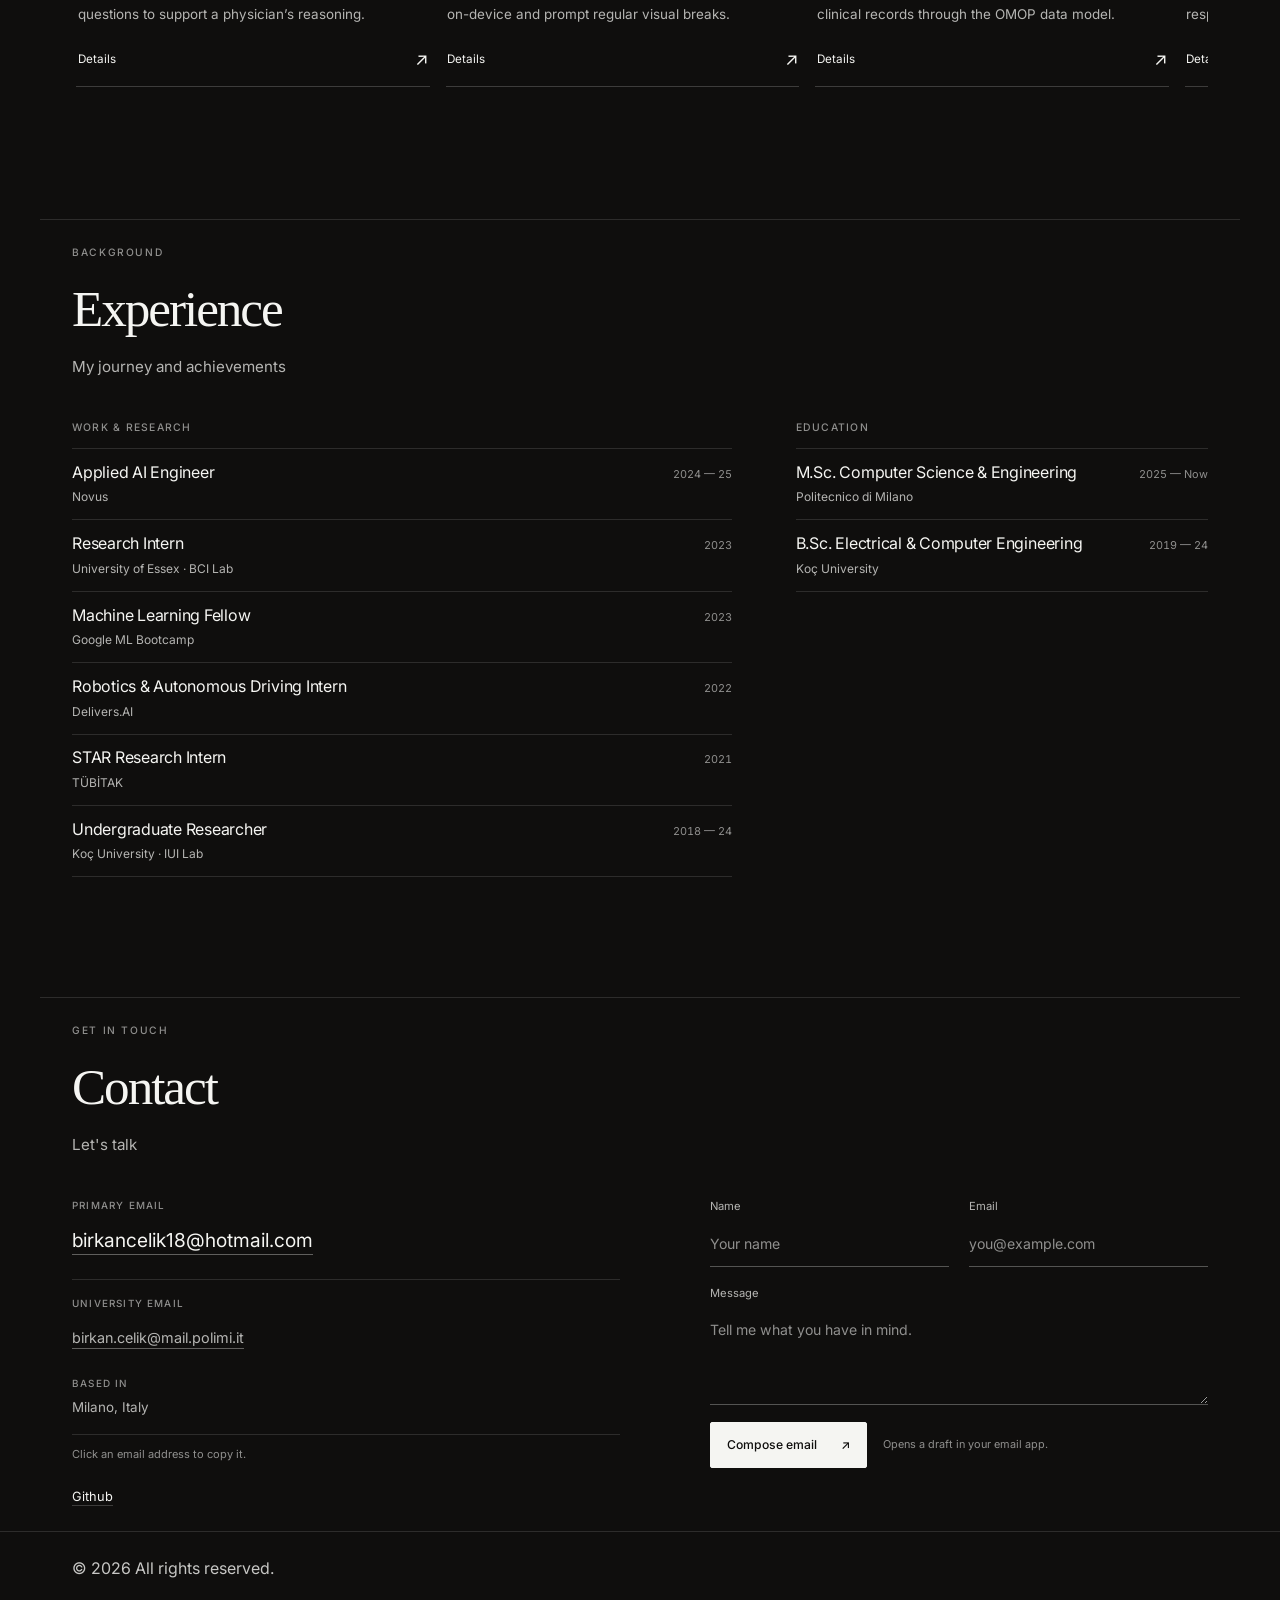
<file: __shot.html>
<!DOCTYPE html>
<html lang="en">
<head>
    <meta charset="UTF-8">
    <meta name="viewport" content="width=device-width, initial-scale=1.0">
    <meta name="description" content="Birkan Celik - Computer Engineering Master's student at Politecnico di Milano. Showcasing projects, research, and experience in HCI, Start Up, and Biomedical Signals.">
    <meta property="og:title" content="Birkan Celik - Computer Engineering Master's Student">
    <meta property="og:description" content="Computer Engineering Master's student at Politecnico di Milano. Exploring HCI, Biomedical Signals, and AI.">
    <meta property="og:type" content="website">
    <title>Birkan Celik - Computer Engineering Master's Student</title>
    <link rel="icon" type="image/svg+xml" href="favicon.svg">
    <link rel="stylesheet" href="css/style.css">
    <link rel="preconnect" href="https://fonts.googleapis.com">
    <link rel="preconnect" href="https://fonts.gstatic.com" crossorigin>
    <link href="https://fonts.googleapis.com/css2?family=Inter:wght@300;400;500;600;700;800;900&display=swap" rel="stylesheet">
    <link rel="preload" as="image" href="images/birkan_furhat_selfie.jpg">
<style>.section{opacity:1!important;transform:none!important;min-height:auto!important}</style></head>
<body>
    <a class="skip-link" href="#main">Skip to content</a>
    <!-- Navigation -->
    <nav class="navbar" id="navbar">
        <div class="nav-container">
            <a href="#about" class="nav-logo">Birkan Celik</a>
            <button class="nav-toggle" id="navToggle" aria-label="Toggle navigation menu" aria-expanded="false" aria-controls="navMenu">
                <span></span>
                <span></span>
                <span></span>
            </button>
            <ul class="nav-menu" id="navMenu">
                <li><a href="#about" class="nav-link">About</a></li>
                <li><a href="#dimensions" class="nav-link">Dimensions</a></li>
                <li><a href="#projects" class="nav-link">Projects</a></li>
                <li><a href="#experience" class="nav-link">Experience</a></li>
                <li><a href="#contact" class="nav-link">Contact</a></li>
            </ul>
        </div>
    </nav>

    <main id="main">
    <!-- Hero/About Section -->
    <section id="about" class="section about-section">
        <div class="container">
            <div class="about-content" id="aboutContent">
                <!-- Content will be dynamically generated from data.js -->
            </div>
        </div>
    </section>

    <!-- Dimensions Section -->
    <section id="dimensions" class="section dimensions-section">
        <div class="container">
            <span class="section-eyebrow">Focus areas</span>
            <h2 class="section-title">Dimensions</h2>
            <p class="section-subtitle">Different facets of my work and interests</p>
            <div class="dimensions-grid" id="dimensionsGrid">
                <!-- Content will be dynamically generated from data.js -->
            </div>
        </div>
    </section>

    <!-- Projects Section -->
    <section id="projects" class="section projects-section">
        <div class="container">
            <span class="section-eyebrow">Selected work</span>
            <h2 class="section-title">Projects</h2>
            <p class="section-subtitle">Showcase of my work over the years</p>
            <div class="filter-buttons" id="filterButtons">
                <button class="filter-btn active" data-filter="all">All</button>
                <button class="filter-btn" data-filter="hci">HCI</button>
                <button class="filter-btn" data-filter="startup">Startup Ideas</button>
                <button class="filter-btn" data-filter="biomedical">Healthcare & AI</button>
            </div>
            <div class="projects-grid" id="projectsGrid">
                <!-- Content will be dynamically generated from data.js -->
            </div>
        </div>
    </section>

    <!-- Dimension/Project Page Container -->
    <div id="pageContainer" class="page-container hidden">
        <button class="back-button" id="backButton" aria-label="Back to main page">
            <svg width="20" height="20" viewBox="0 0 24 24" fill="none" stroke="currentColor" stroke-width="2">
                <path d="M19 12H5M12 19l-7-7 7-7"/>
            </svg>
            Back
        </button>
        <div class="page-content" id="pageContent">
            <!-- Content will be dynamically generated -->
        </div>
    </div>

    <!-- Experience/Timeline Section -->
    <section id="experience" class="section experience-section">
        <div class="container">
            <span class="section-eyebrow">Background</span>
            <h2 class="section-title">Experience</h2>
            <p class="section-subtitle">My journey and achievements</p>
            <div class="timeline" id="timeline">
                <!-- Content will be dynamically generated from data.js -->
            </div>
        </div>
    </section>

    <!-- Contact Section -->
    <section id="contact" class="section contact-section">
        <div class="container">
            <span class="section-eyebrow">Get in touch</span>
            <h2 class="section-title">Contact</h2>
            <p class="section-subtitle">Let's talk</p>
            <div class="contact-content" id="contactContent">
                <!-- Content will be dynamically generated from data.js -->
            </div>
        </div>
    </section>
    </main>

    <!-- Footer -->
    <footer class="footer">
        <div class="container">
            <p>&copy; <span id="currentYear"></span> All rights reserved.</p>
        </div>
    </footer>

    <script src="js/data.js" defer></script>
    <script src="js/script.js" defer></script>
</body>
</html>
</file>
<file: css/style.css>
/* ============================================
   PORTFOLIO WEBSITE STYLES
   ============================================ */

/* ============================================
   RESET & BASE STYLES
   ============================================ */
* {
    margin: 0;
    padding: 0;
    box-sizing: border-box;
}

:root {
    /* Warm charcoal and ivory, with a matching light palette. */
    color-scheme: dark;
    --ink-rgb: 245, 245, 242;
    --button-hover: #FFFFFF;
    --media-bg: #e9e9e6;
    --bg: #0F0E0D;
    --fg: #F5F5F2;
    --border-color: rgba(var(--ink-rgb), 0.2);
    --text-light: rgba(var(--ink-rgb), 0.72);
    --text-lighter: rgba(var(--ink-rgb), 0.56);

    /* Page framing */
    --nav-height: 72px;
    --section-space: clamp(1.5rem, 4vh, 3rem);

    /* Spacing */
    --spacing-xs: 0.5rem;
    --spacing-sm: 1rem;
    --spacing-md: 2rem;
    --spacing-lg: 4rem;
    --spacing-xl: 6rem;

    /* Typography */
    --font-family: 'Inter', -apple-system, BlinkMacSystemFont, 'Segoe UI', sans-serif;
    --font-display: 'Iowan Old Style', 'Palatino Linotype', Palatino, Georgia, serif;
    --font-size-base: 16px;
    --font-size-sm: 0.875rem;
    --font-size-lg: 1.125rem;
    --font-size-xl: 1.5rem;
    --font-size-2xl: 2rem;
    --font-size-3xl: 3rem;
    --font-size-4xl: 4rem;

    /* Transitions */
    --transition-fast: 0.2s ease;
    --transition-normal: 0.3s ease;
    --transition-slow: 0.5s ease;

    /* Shadows */
    --shadow-sm: 0 2px 4px rgba(0, 0, 0, 0.1);
    --shadow-md: 0 4px 6px rgba(0, 0, 0, 0.15);
    --shadow-lg: 0 10px 25px rgba(0, 0, 0, 0.2);
    --shadow-premium: 0 20px 60px rgba(0, 0, 0, 0.3);

    /* Focus ring */
    --focus-ring: 0 0 0 3px rgba(var(--ink-rgb), 0.5);
    --accent: #F5F5F2;
}

html[data-theme="light"] {
    color-scheme: light;
    --bg: #F8F7F4;
    --fg: #211F1B;
    --accent: #211F1B;
    --ink-rgb: 33, 31, 27;
    --border-color: rgba(33, 31, 27, 0.2);
    --text-light: rgba(33, 31, 27, 0.76);
    --text-lighter: rgba(33, 31, 27, 0.64);
    --button-hover: #3A3730;
    --media-bg: #EEEAE3;
}

html {
    scroll-behavior: smooth;
}

body {
    font-family: var(--font-family);
    font-size: var(--font-size-base);
    line-height: 1.6;
    color: var(--fg);
    background-color: var(--bg);
    overflow-x: hidden;
    position: relative;
}


/* Generic visibility helper (used by project filter) */
.is-hidden {
    display: none !important;
}

/* Visually-hidden utility for skip links and screen-reader-only text */
.visually-hidden {
    position: absolute;
    width: 1px;
    height: 1px;
    padding: 0;
    margin: -1px;
    overflow: hidden;
    clip: rect(0, 0, 0, 0);
    white-space: nowrap;
    border: 0;
}

.skip-link {
    position: absolute;
    top: 0;
    left: 0;
    padding: var(--spacing-xs) var(--spacing-sm);
    background: var(--fg);
    color: var(--bg);
    font-weight: 600;
    text-decoration: none;
    z-index: 10000;
    transform: translateY(-150%);
    transition: transform var(--transition-fast);
}

.skip-link:focus {
    transform: translateY(0);
    outline: none;
}

/* ============================================
   CONTAINER
   ============================================ */
.container {
    max-width: 1200px;
    margin: 0 auto;
    padding: 0 var(--spacing-md);
}

@media (max-width: 768px) {
    .container {
        padding: 0 var(--spacing-sm);
        width: 100%;
        max-width: 100%;
        box-sizing: border-box;
    }
}

/* ============================================
   NAVIGATION
   ============================================ */
.navbar {
    position: fixed;
    top: 0;
    left: 0;
    right: 0;
    background-color: var(--bg);
    z-index: 1000;
    transition: var(--transition-normal);
    border-bottom: 1px solid rgba(var(--ink-rgb), 0.1);
}

.navbar.scrolled {
    background-color: var(--bg);
}

.nav-container {
    max-width: 1200px;
    margin: 0 auto;
    min-height: var(--nav-height);
    padding: 0.75rem var(--spacing-md);
    display: flex;
    justify-content: space-between;
    align-items: center;
    gap: 1.25rem;
}

.nav-logo {
    font-family: var(--font-display);
    font-size: 1.55rem;
    font-weight: 400;
    color: var(--accent);
    text-decoration: none;
    transition: var(--transition-fast);
    position: relative;
}

.nav-logo:hover { opacity: 0.75; }

.nav-menu {
    display: flex;
    list-style: none;
    gap: clamp(0.85rem, 2.5vw, 2rem);
    align-items: center;
    margin-left: auto;
}

.nav-link {
    color: rgba(var(--ink-rgb), 0.9);
    text-decoration: none;
    font-size: 0.76rem;
    font-weight: 500;
    transition: var(--transition-fast);
    position: relative;
    padding: var(--spacing-xs) 0;
}

.nav-link::after {
    content: '';
    position: absolute;
    bottom: 0;
    left: 0;
    width: 0;
    height: 2px;
    background: var(--accent);
    transition: var(--transition-fast);
}

.nav-link:hover::after,
.nav-link.active::after,
.nav-link:focus-visible::after {
    width: 100%;
}

.nav-link:hover {
    color: var(--accent);
}

.nav-actions { display: flex; align-items: center; gap: 0.5rem; flex-shrink: 0; }
.theme-toggle { display: inline-flex; align-items: center; justify-content: center; gap: 0.5rem; min-width: 44px; min-height: 44px; padding: 0.5rem 0.65rem; border: 1px solid var(--border-color); border-radius: 3px; background: transparent; color: var(--accent); font: inherit; font-size: 0.72rem; cursor: pointer; transition: border-color 180ms ease; }
.theme-toggle:hover { border-color: var(--accent); }
.theme-toggle svg { flex: 0 0 auto; }
.theme-icon-moon { display: none; }
html[data-theme="light"] .theme-icon-sun { display: none; }
html[data-theme="light"] .theme-icon-moon { display: block; }

/* Mobile Menu Toggle */
.nav-toggle {
    display: none;
    flex-direction: column;
    background: none;
    border: none;
    cursor: pointer;
    padding: var(--spacing-xs);
    gap: 4px;
}

.nav-toggle span {
    width: 25px;
    height: 3px;
    background-color: var(--accent);
    transition: var(--transition-fast);
    border-radius: 2px;
}

.nav-toggle.active span:nth-child(1) {
    transform: rotate(45deg) translate(5px, 5px);
}

.nav-toggle.active span:nth-child(2) {
    opacity: 0;
}

.nav-toggle.active span:nth-child(3) {
    transform: rotate(-45deg) translate(7px, -6px);
}

@media (max-width: 768px) {
    .nav-container { gap: 0.75rem; }
    .nav-toggle { display: flex; align-items: center; justify-content: center; min-width: 44px; min-height: 44px; }

    .nav-menu {
        position: fixed;
        top: var(--nav-height);
        left: -100%;
        width: 100%;
        height: calc(100dvh - var(--nav-height));
        background: var(--bg);
        flex-direction: column;
        padding: var(--spacing-lg) 0 calc(var(--spacing-lg) + env(safe-area-inset-bottom, 0px));
        overflow-y: auto;
        transition: var(--transition-normal);
    }

    .nav-menu.active {
        left: 0;
    }

    .nav-link {
        font-size: var(--font-size-lg);
        padding: var(--spacing-sm) var(--spacing-md);
        min-height: 44px;
        display: flex;
        align-items: center;
    }

    body.nav-open {
        overflow: hidden;
    }
}

/* ============================================
   SECTIONS
   ============================================ */
.section {
    padding: clamp(3.5rem,6vw,5rem) 0;
    min-height: auto;
    display: flex;
    flex-direction: column;
    justify-content: center;
    opacity: 1;
    transform: none;
}

.section.fade-in-visible {
    opacity: 1;
    transform: translateY(0);
}

 .section-eyebrow { display: block; margin-bottom: 1.25rem; color: var(--text-lighter); font-size: 0.64rem; font-weight: 500; letter-spacing: 0.16em; text-transform: uppercase; }
.section-title { max-width: 22ch; margin-bottom: 1rem; color: var(--accent); font-family: var(--font-display); font-size: clamp(2.2rem,4vw,3.4rem); font-weight: 400; letter-spacing: -0.04em; line-height: 1.1; text-align: left; text-wrap: balance; }
.section-title::after { content: none; }
.section-subtitle { max-width: 56ch; margin-bottom: 2.5rem; color: var(--text-light); font-size: 0.95rem; line-height: 1.8; text-align: left; font-weight: 400; }
.section:not(.about-section) > .container { width: 100%; border-top: 1px solid rgba(var(--ink-rgb), 0.13); padding-top: clamp(1.5rem,3vw,2.25rem); }

@media (max-width: 768px) {
    .section-title { font-size: clamp(2.4rem,8vw,3.4rem); }

    .section {
        padding: var(--spacing-lg) 0;
        min-height: auto;
    }
}

/* ============================================
   ABOUT SECTION / HERO
   ============================================ */
.about-section { min-height: auto; padding: clamp(7.5rem,10vw,9rem) 0 3.5rem; }
.about-section .container { width: 100%; }
.about-content { display: grid; grid-template-columns: minmax(0,1.45fr) minmax(0,0.9fr); align-items: center; gap: clamp(2rem,6vw,6rem); }
.hero-eyebrow { margin-bottom: 1.2rem; color: var(--text-lighter); font-size: 0.67rem; font-weight: 500; letter-spacing: 0.16em; line-height: 1.7; text-transform: uppercase; }
.about-name { margin-bottom: 1.25rem; font-family: var(--font-display); font-size: clamp(3.4rem,6vw,5rem); font-weight: 400; letter-spacing: -0.055em; line-height: 1; color: var(--accent); }
.about-tagline { margin-bottom: 1.4rem; color: var(--fg); font-size: clamp(1.2rem,2.3vw,1.7rem); font-weight: 400; line-height: 1.4; letter-spacing: -0.025em; }
.about-bio { max-width: 55ch; margin-bottom: 1.5rem; color: var(--text-light); font-size: 0.95rem; font-weight: 400; line-height: 1.85; }
.about-actions { display: flex; align-items: center; flex-wrap: wrap; gap: 0.9rem 1.5rem; }
.about-actions a { display: inline-flex; align-items: center; justify-content: space-between; gap: 1.5rem; min-height: 48px; padding: 0.8rem 1rem; border-radius: 2px; font-size: 0.78rem; font-weight: 600; text-decoration: none; transition: background 180ms ease, color 180ms ease; }
.about-action-primary { background: var(--accent); border: 1px solid var(--accent); color: var(--bg); }
.about-action-primary:hover { background: var(--button-hover); }
.about-action-secondary { color: var(--accent); border-bottom: 1px solid rgba(var(--ink-rgb), 0.3); padding-inline: 0 !important; }
.about-action-secondary:hover { border-color: var(--accent); }
.about-meta { margin-top: 1.5rem; color: var(--text-lighter); font-size: 0.75rem; line-height: 1.8; }
.about-image-container { width: 100%; max-width: 320px; margin: 0 0 0 auto; }
.about-image { display: block; width: 100%; height: auto; aspect-ratio: 1; object-fit: cover; object-position: center 42%; border: 1px solid rgba(var(--ink-rgb), 0.18); border-radius: 50%; filter: saturate(0.72); }
.about-image-container figcaption { margin-top: 0.9rem; color: var(--text-lighter); font-size: 0.7rem; line-height: 1.6; text-align: center; }
@media (max-width: 900px) {
    .about-content { grid-template-columns: 1.25fr 0.9fr; gap: 2rem; }
    .about-name { font-size: clamp(3.5rem,8vw,5rem); }
}
@media (max-width: 650px) {
    .about-section { padding-top: 8rem; }
    .about-content { grid-template-columns: 1fr; gap: 2.5rem; }
    .about-image-container { max-width: 260px; margin-inline: auto; }
    .about-name { font-size: clamp(3.4rem,14vw,5rem); }
    .hero-eyebrow { font-size: 0.61rem; }
    .about-bio { font-size: 0.95rem; }
}

/* ============================================
   HOME SECTION HEADINGS
   ============================================ */
.dimensions-section, .experience-section, .contact-section { padding: 2.5rem 0 2rem; }
#dimensions > .container, #experience > .container, #contact > .container { padding-top: 1.5rem; }
.section-heading { display: grid; grid-template-columns: minmax(0,1.2fr) minmax(0,1fr); align-items: end; gap: 2rem; }
.section-heading .section-eyebrow { margin-bottom: 0.5rem; }
.section-heading .section-title { margin: 0; font-size: clamp(2rem,3.2vw,2.75rem); line-height: 1.08; }
.section-heading .section-subtitle { max-width: 40ch; margin: 0 0 0 auto; font-size: 0.84rem; line-height: 1.65; }
@media (max-width: 700px) {
    .section-heading { grid-template-columns: 1fr; gap: 0.75rem; }
    .section-heading .section-title { font-size: 2.2rem; }
    .section-heading .section-subtitle { max-width: none; margin: 0; font-size: 0.8rem; }
}

/* ============================================
   DIMENSIONS SECTION
   ============================================ */
.dimensions-grid { display: grid; grid-template-columns: repeat(3,minmax(0,1fr)); gap: 1.5rem; margin-top: 1.75rem; }
.dimension-card { display: grid; grid-template-columns: 1.2rem minmax(0,1fr) 1.1rem; align-items: start; gap: 0.7rem; padding: 1.25rem 0; border-bottom: 1px solid rgba(var(--ink-rgb), 0.18); color: inherit; font: inherit; text-decoration: none; transition: border-color 180ms ease; }
.dimension-card:hover { border-color: var(--accent); }
.dimension-number { padding-top: 0.35rem; color: var(--text-lighter); font-size: 0.65rem; font-variant-numeric: tabular-nums; }
.dimension-card-content { min-width: 0; }
.dimension-title { margin-bottom: 0.55rem; color: var(--accent); font-family: var(--font-display); font-size: 1.5rem; font-weight: 400; line-height: 1.15; letter-spacing: -0.025em; }
.dimension-subtitle { margin-bottom: 0.75rem; color: var(--text-lighter); font-size: 0.7rem; line-height: 1.6; }
.dimension-summary { color: var(--text-light); font-size: 0.84rem; line-height: 1.65; }
.dimension-arrow { color: var(--text-lighter); font-size: 1.1rem; line-height: 1.3; transition: color 180ms ease; }
.dimension-card:hover .dimension-arrow { color: var(--accent); }
@media (max-width: 900px) {
    .dimensions-grid { grid-template-columns: 1fr; gap: 0; }
    .dimension-title { font-size: 1.5rem; }
    .dimension-subtitle { margin-bottom: 0.5rem; }
}

/* ============================================
   PROJECTS SECTION
   ============================================ */
.projects-section {
    background: var(--bg);
    position: relative;
    overflow: hidden;
}

.projects-section::before {
    content: '';
    position: absolute;
    top: 0;
    left: 0;
    right: 0;
    bottom: 0;
    background: transparent;
    pointer-events: none;
    z-index: 0;
}

.projects-section .container {
    position: relative;
    z-index: 1;
    /* Sections are flex columns; `margin: 0 auto` cancels align-items: stretch,
       so pin a definite width to keep the grid full-bleed across the container. */
    width: 100%;
}

.projects-section .section-title {
    color: var(--accent);
}

.projects-section .section-subtitle {
    color: rgba(var(--ink-rgb), 0.7);
}

/* Compact gallery: restrained typography, flat imagery, and one control row. */
.projects-section { padding: 28px 0 32px; }
#projects > .container { padding-top: 24px; }
.projects-intro { display: grid; grid-template-columns: minmax(0,1fr) minmax(0,0.85fr); align-items: end; gap: 2rem; }
.projects-intro .section-eyebrow { margin-bottom: 8px; font-size: 0.61rem; }
.projects-intro .section-title { margin: 0; font-size: clamp(2rem,3.2vw,2.75rem); line-height: 1.08; letter-spacing: -0.035em; }
.projects-intro .section-subtitle { max-width: 40ch; margin: 0 0 2px auto; font-size: 0.84rem; line-height: 1.6; }
.project-gallery-toolbar { display: flex; align-items: center; justify-content: space-between; gap: 1rem; margin: 18px 0 14px; }
.filter-buttons { display: flex; flex-wrap: wrap; align-items: center; gap: 0.4rem; min-width: 0; margin: 0; }
.filter-btn { min-height: 40px; padding: 0.45rem 0.75rem; border: 1px solid rgba(var(--ink-rgb), 0.18); border-radius: 3px; background: transparent; color: var(--text-light); font: inherit; font-size: 0.7rem; font-weight: 400; cursor: pointer; transition: color 180ms ease, border-color 180ms ease, background 180ms ease; }
.filter-btn:hover { color: var(--accent); border-color: rgba(var(--ink-rgb), 0.5); }
.filter-btn.active { border-color: var(--accent); background: var(--accent); color: var(--bg); }
.project-gallery-controls { display: flex; align-items: center; gap: 0.4rem; flex-shrink: 0; }
.project-position { margin-right: 0.6rem; color: var(--text-light); font-size: 0.7rem; font-variant-numeric: tabular-nums; letter-spacing: 0.04em; }
.gallery-arrow { display: grid; place-items: center; width: 40px; height: 40px; border: 1px solid var(--border-color); border-radius: 3px; color: var(--accent); background: transparent; cursor: pointer; transition: color 180ms ease, background 180ms ease, border-color 180ms ease; }
.gallery-arrow:hover:not(:disabled) { color: var(--bg); background: var(--accent); border-color: var(--accent); }
.gallery-arrow:disabled { opacity: 0.25; cursor: default; }
.projects-grid {
    display: grid;
    grid-auto-flow: column;
    grid-auto-columns: calc((100% - 2rem) / 3.1);
    align-items: stretch;
    gap: 1rem;
    margin: 0;
    padding: 4px 4px 12px;
    overflow-x: auto;
    overflow-y: hidden;
    scroll-snap-type: x mandatory;
    overscroll-behavior-x: contain;
    scrollbar-width: thin;
    scrollbar-color: rgba(var(--ink-rgb), 0.24) transparent;
    scroll-padding-inline: 4px;
    -webkit-overflow-scrolling: touch;
}
.projects-grid::-webkit-scrollbar { height: 3px; }
.projects-grid::-webkit-scrollbar-thumb { background: rgba(var(--ink-rgb), 0.24); border-radius: 3px; }
.project-card { display: flex; flex-direction: column; min-width: 0; scroll-snap-align: start; background: transparent; border-bottom: 1px solid rgba(var(--ink-rgb), 0.2); transition: border-color 180ms ease; }
.project-card[hidden] { display: none; }
.project-card:hover, .project-card:focus-within { border-color: rgba(var(--ink-rgb), 0.6); }
.project-card-link { display: flex; flex: 1; flex-direction: column; min-width: 0; color: inherit; text-decoration: none; }
.project-card-media { display: grid; place-items: center; height: clamp(140px,22svh,176px); flex: 0 0 auto; overflow: hidden; border-radius: 3px; background: var(--media-bg); }
.project-image { display: block; width: 100%; height: 100%; object-fit: contain; }
.project-image[hidden] { display: none; }
.project-card-content { display: flex; flex: 1; flex-direction: column; gap: 0.6rem; padding: 1rem 0.1rem 0.8rem; }
.project-card-meta { display: flex; align-items: baseline; justify-content: space-between; gap: 0.6rem; }
.project-category { color: var(--text-lighter); font-size: 0.6rem; font-weight: 400; letter-spacing: 0.05em; line-height: 1.6; }
.project-card-date { flex-shrink: 0; color: var(--text-lighter); font-size: 0.64rem; line-height: 1.6; }
.project-title { color: var(--accent); font-family: var(--font-display); font-size: clamp(1.45rem,2vw,1.7rem); line-height: 1.12; font-weight: 400; letter-spacing: -0.025em; }
.project-description { display: -webkit-box; -webkit-box-orient: vertical; -webkit-line-clamp: 2; line-clamp: 2; overflow: hidden; color: var(--text-light); font-size: 0.84rem; line-height: 1.65; }
.project-card-footer { display: flex; align-items: center; justify-content: space-between; gap: 1rem; margin-top: auto; padding-top: 0.65rem; font-size: 0.73rem; font-weight: 400; }
.project-card-footer span:last-child { font-size: 1.1rem; transition: transform 180ms ease; }
.project-card-link:hover .project-card-footer span:last-child { transform: translate(2px,-2px); }
/* Resource links and complete technical details remain available on case study pages. */
.tech-tag { display: inline-block; padding: 0.25rem 0.6rem; border: 1px solid rgba(var(--ink-rgb), 0.16); border-radius: 2px; background: rgba(var(--ink-rgb), 0.035); color: var(--text-light); font-size: 0.76rem; font-weight: 400; }
@media (max-width: 1050px) and (min-width: 701px) { .projects-grid { grid-auto-columns: calc((100% - 1rem) / 2.1); } }
@media (max-width: 700px) {
    .projects-intro { grid-template-columns: 1fr; gap: 0.75rem; }
    .projects-intro .section-title { font-size: 2.2rem; }
    .projects-intro .section-subtitle { margin: 0; max-width: none; font-size: 0.8rem; }
    .project-gallery-toolbar { flex-wrap: wrap; gap: 0.65rem; margin: 14px 0; }
    .filter-buttons { width: 100%; flex-wrap: nowrap; overflow-x: auto; padding-bottom: 3px; scrollbar-width: thin; }
    .filter-btn { flex: 0 0 auto; min-height: 40px; }
    .project-gallery-controls { width: 100%; justify-content: flex-end; }
    .projects-grid { grid-auto-columns: 88%; }
    .project-card-media { height: clamp(145px,21svh,176px); }
    .project-title { font-size: 1.6rem; }
    .project-description { font-size: 0.85rem; }
}
@media (min-width: 901px) and (max-height: 760px) {
    .projects-section { padding-block: 20px 24px; }
    #projects > .container { padding-top: 20px; }
    .projects-intro .section-title { font-size: 2.5rem; }
    .project-card-media { height: 148px; }
    .project-gallery-toolbar { margin-block: 14px 12px; }
}

/* ============================================
   EXPERIENCE/TIMELINE SECTION
   ============================================ */
.timeline { width: 100%; margin-top: 1.75rem; text-align: left; }
.experience-groups { display: grid; grid-template-columns: minmax(0,1.6fr) minmax(0,1fr); align-items: start; gap: clamp(2rem,5vw,4rem); }
.experience-group-label { margin-bottom: 0.75rem; color: var(--text-lighter); font-size: 0.65rem; font-weight: 500; letter-spacing: 0.12em; line-height: 1.5; text-transform: uppercase; }
.exp-list { border-top: 1px solid rgba(var(--ink-rgb), 0.13); }
.exp-row { display: grid; grid-template-columns: minmax(0,1fr) auto; align-items: baseline; gap: 1rem; padding: 0.8rem 0; border-bottom: 1px solid rgba(var(--ink-rgb), 0.13); }
.exp-row-main { display: flex; flex-direction: column; gap: 0.25rem; min-width: 0; }
.exp-row-title { margin: 0; color: var(--accent); font-size: 1rem; font-weight: 400; line-height: 1.35; letter-spacing: -0.015em; }
.exp-row-org { color: var(--text-light); font-size: 0.75rem; line-height: 1.6; }
.exp-row-period { color: var(--text-lighter); font-size: 0.68rem; font-weight: 400; line-height: 1.6; white-space: nowrap; font-variant-numeric: tabular-nums; }
@media (max-width: 768px) { .experience-groups { grid-template-columns: 1fr; gap: 2rem; } }
@media (max-width: 480px) {
    .exp-row { grid-template-columns: 1fr; gap: 0.35rem; }
    .exp-row-period { white-space: normal; }
}

/* ============================================
   CONTACT SECTION
   ============================================ */
.contact-content { display: grid; grid-template-columns: minmax(0,1.1fr) minmax(0,1fr); align-items: start; gap: clamp(2rem,7vw,6rem); width: 100%; margin-top: 1.75rem; }
.contact-info { min-width: 0; }
.contact-details-card { border-bottom: 1px solid rgba(var(--ink-rgb), 0.13); }
.contact-primary { padding-bottom: 1rem; }
.contact-detail-label { display: block; margin-bottom: 0.35rem; color: var(--text-lighter); font-size: 0.62rem; font-weight: 500; letter-spacing: 0.12em; line-height: 1.5; text-transform: uppercase; }
.contact-copy-email { display: inline-flex; align-items: center; min-height: 44px; max-width: 100%; margin: 0; padding: 0; border: 0; border-radius: 0; background: transparent; color: var(--accent); font: inherit; font-size: clamp(1rem,1.8vw,1.2rem); font-weight: 400; line-height: 1.5; overflow-wrap: anywhere; text-align: left; text-decoration: underline; text-decoration-color: rgba(var(--ink-rgb), 0.35); text-underline-offset: 0.35em; text-decoration-thickness: 1px; cursor: pointer; transition: text-decoration-color 180ms ease; }
.contact-copy-email:hover { text-decoration-color: var(--accent); }
.contact-copy-status { display: block; margin-top: 0.3rem; color: var(--text-light); font-size: 0.7rem; line-height: 1.5; }
.contact-copy-status:empty { margin: 0; }
.contact-details-secondary { display: flex; flex-direction: column; gap: 1rem; padding-block: 1rem; border-top: 1px solid rgba(var(--ink-rgb), 0.13); }
.contact-detail { color: var(--text-light); font-size: 0.84rem; line-height: 1.6; }
.contact-detail .contact-copy-email { color: var(--text-light); font-size: 0.9rem; }
.contact-detail a { color: inherit; text-underline-offset: 0.25em; }
.contact-copy-hint { margin: 0.65rem 0 0.75rem; color: var(--text-lighter); font-size: 0.69rem; line-height: 1.6; }
.social-links { display: flex; flex-wrap: wrap; gap: 1.25rem; }
.social-link { display: inline-flex; align-items: center; min-height: 44px; color: var(--accent); font-size: 0.8rem; text-decoration: underline; text-decoration-color: rgba(var(--ink-rgb), 0.2); text-underline-offset: 0.35em; }
.social-link:hover { text-decoration-color: var(--accent); }
.contact-form { display: flex; flex-direction: column; min-width: 0; gap: 1.1rem; }
.contact-form-row { display: grid; grid-template-columns: repeat(2,minmax(0,1fr)); gap: 1.25rem; }
.form-group { display: flex; flex-direction: column; min-width: 0; gap: 0.4rem; }
.form-group label { color: var(--text-light); font-size: 0.7rem; font-weight: 400; }
.form-group input, .form-group textarea { width: 100%; min-width: 0; min-height: 44px; padding: 0.65rem 0; border: 0; border-bottom: 1px solid rgba(var(--ink-rgb), 0.3); border-radius: 0; background: transparent; color: var(--accent); font: inherit; font-size: 0.88rem; line-height: 1.6; transition: border-color 180ms ease; }
.form-group textarea { resize: vertical; min-height: 96px; }
.form-group input::placeholder, .form-group textarea::placeholder { color: var(--text-lighter); }
.form-group input:focus, .form-group textarea:focus { border-color: var(--accent); outline: 1px solid var(--accent); outline-offset: 4px; }
.contact-form-footer { display: flex; align-items: center; flex-wrap: wrap; gap: 0.75rem 1rem; }
.submit-btn { display: inline-flex; align-items: center; justify-content: space-between; gap: 1.5rem; min-height: 44px; padding: 0.75rem 1rem; border: 1px solid var(--accent); border-radius: 2px; background: var(--accent); color: var(--bg); font: inherit; font-size: 0.76rem; font-weight: 500; cursor: pointer; }
.submit-btn:hover { background: var(--button-hover); }
.form-note { color: var(--text-lighter); font-size: 0.68rem; line-height: 1.6; }
@media (max-width: 768px) {
    .contact-content { grid-template-columns: 1fr; gap: 2.25rem; }
    .form-group input, .form-group textarea { font-size: 1rem; }
}
@media (max-width: 480px) { .contact-form-row { grid-template-columns: 1fr; gap: 1.1rem; } }

/* ============================================
   FOOTER
   ============================================ */
.footer {
    background: var(--bg);
    color: rgba(var(--ink-rgb), 0.8);
    text-align: left;
    padding: 1.5rem 0;
    border-top: 1px solid rgba(var(--ink-rgb), 0.13);
}

/* ============================================
   ONE SECTION PER SCREEN
   ============================================ */
html.home-view {
    scroll-snap-type: y mandatory;
    scroll-padding-block: 0;
}

/* The header's space belongs to each section, so snap and navigation
   share the section's top edge. Content can grow beyond the viewport. */
html.home-view #main > .section {
    position: relative;
    min-height: 100vh;
    min-height: 100dvh;
    gap: 1.5rem;
    padding-block: calc(var(--nav-height) + var(--section-space)) max(0.75rem, env(safe-area-inset-bottom, 0px));
    scroll-margin-block: 0;
    scroll-snap-align: start;
    scroll-snap-stop: always;
}

/* Auto margins center the content while the cues stay in normal flow at the bottom. */
html.home-view #main > .section > .container { margin-block: auto; }
.section-wayfinding {
    position: relative;
    z-index: 1;
    display: flex;
    flex: 0 0 auto;
    align-items: center;
    justify-content: space-between;
    gap: 1rem;
    width: 100%;
    max-width: 1200px;
    margin-inline: auto;
    padding-inline: var(--spacing-md);
}
.section-step { display: inline-flex; align-items: center; gap: 0.75rem; min-height: 44px; max-width: calc(50% - 0.5rem); color: var(--text-light); text-decoration: none; transition: color 180ms ease; }
.section-step-next { margin-left: auto; text-align: right; }
.section-step-text { display: flex; flex-direction: column; min-width: 0; gap: 0.1rem; }
.section-step-label { color: var(--text-lighter); font-size: 0.62rem; line-height: 1.4; }
.section-step-name { font-size: 0.76rem; line-height: 1.5; overflow-wrap: anywhere; }
.section-step-arrow { flex: 0 0 auto; font-size: 1.1rem; line-height: 1; }
.section-step:hover { color: var(--accent); }
.section-step:hover .section-step-name { text-decoration: underline; text-underline-offset: 0.3em; }
@media (max-width: 768px) { .section-wayfinding { padding-inline: var(--spacing-sm); } }

html.home-view .footer { scroll-snap-align: end; }
html.home-view.nav-open,
html.home-view.editing-contact { scroll-snap-type: none; }

@media (max-height: 720px) {
    :root { --section-space: 1.25rem; }
}

@media (prefers-reduced-motion: reduce) {
    html.home-view { scroll-snap-type: none; }
}

/* ============================================
   ANIMATIONS
   ============================================ */
@keyframes fadeIn {
    from {
        opacity: 0;
        transform: translateY(20px);
    }
    to {
        opacity: 1;
        transform: translateY(0);
    }
}

.fade-in {
    animation: fadeIn 0.6s ease forwards;
}

/* ============================================
   UTILITY CLASSES
   ============================================ */
.text-center {
    text-align: center;
}

.mt-1 { margin-top: var(--spacing-sm); }
.mt-2 { margin-top: var(--spacing-md); }
.mb-1 { margin-bottom: var(--spacing-sm); }
.mb-2 { margin-bottom: var(--spacing-md); }

/* ============================================
   SHARED DETAIL PAGE FRAME
   ============================================ */
.page-container { min-height: 100vh; padding: calc(var(--nav-height) + 1.5rem) 0 4rem; background: var(--bg); }
.page-container.hidden { display: none; }
.page-content { width: 100%; max-width: 1120px; margin-inline: auto; padding-inline: 2rem; }
.back-button { position: static; display: inline-flex; align-items: center; gap: 0.5rem; min-height: 44px; margin: 0 max(2rem, calc((100% - 1120px) / 2 + 2rem)) 1.25rem; padding: 0; border: 0; border-radius: 0; background: transparent; color: var(--text-light); font: inherit; font-size: 0.75rem; cursor: pointer; transition: color 180ms ease; }
.back-button:hover { color: var(--accent); }
.back-button svg { width: 16px; height: 16px; }
.dimension-page, .project-detail-page, .subpage-detail-page { min-width: 0; }
.dimension-breadcrumb, .project-breadcrumb, .subpage-breadcrumb { display: flex; flex-wrap: wrap; align-items: baseline; gap: 0.4rem 0.65rem; margin-bottom: 2rem; font-size: 0.72rem; line-height: 1.65; overflow-wrap: anywhere; }
.breadcrumb-link { display: inline-flex; align-items: center; min-height: 32px; color: var(--text-light); text-decoration: none; }
.breadcrumb-link:hover { color: var(--accent); text-decoration: underline; text-underline-offset: 0.3em; }
.breadcrumb-separator { color: var(--text-lighter); }
.breadcrumb-current { min-width: 0; color: var(--text-light); }
.detail-eyebrow { display: block; margin-bottom: 0.75rem; color: var(--text-lighter); font-size: 0.64rem; letter-spacing: 0.14em; line-height: 1.6; text-transform: uppercase; }
.dimension-page-title, .project-detail-title, .subpage-title { max-width: 30ch; margin: 0; color: var(--accent); font-family: var(--font-display); font-size: clamp(2.2rem, 4.5vw, 3.75rem); font-weight: 400; letter-spacing: -0.04em; line-height: 1.08; text-wrap: balance; overflow-wrap: anywhere; }
.dimension-page h2, .project-detail-section h2, .project-detail-section h3, .project-subpages h2, .project-gallery-header h3, .subpage-section-title, .subpage-videos-title { color: var(--accent); font-family: var(--font-display); font-size: clamp(1.65rem, 2.6vw, 2.1rem); font-weight: 400; letter-spacing: -0.025em; line-height: 1.2; }
.project-detail-page p, .subpage-detail-page p, .dimension-overview p { overflow-wrap: anywhere; }
.project-detail-content a:not([class]), .subpage-content a:not([class]) { color: var(--accent); text-underline-offset: 0.25em; }

/* ============================================
   FOCUS AREA DETAIL PAGES
   ============================================ */
.dimension-page-header { padding-bottom: 2rem; margin-bottom: 2rem; border-bottom: 1px solid var(--border-color); }
.dimension-page-subtitle { margin-top: 1rem; color: var(--text-light); font-size: 0.95rem; line-height: 1.7; }
.dimension-page h2.dimension-page-subtitle { font-family: var(--font-family); font-size: 0.95rem; letter-spacing: 0; }
.dimension-projects-section-top { margin-bottom: 3rem; }
.dimension-projects-title { margin-bottom: 1.5rem; }
.dimension-projects-list { display: flex; flex-direction: column; }
.dimension-project-card { display: grid; grid-template-columns: minmax(180px, 0.65fr) minmax(0, 1.35fr); align-items: start; gap: 2rem; padding-block: 1.5rem; border-bottom: 1px solid var(--border-color); color: inherit; text-decoration: none; }
.dimension-project-card:first-child { border-top: 1px solid var(--border-color); }
.dimension-project-card:hover .dimension-project-title { text-decoration: underline; text-underline-offset: 0.2em; }
.dimension-project-image { height: clamp(150px, 18vw, 220px); overflow: hidden; border-radius: 3px; background: var(--media-bg); }
.dimension-project-image img { display: block; width: 100%; height: 100%; object-fit: contain; }
.dimension-project-content { min-width: 0; }
.dimension-project-header { display: flex; flex-wrap: wrap; align-items: baseline; justify-content: space-between; gap: 0.5rem 1rem; margin-bottom: 0.75rem; }
.dimension-project-title { flex: 1 1 220px; color: var(--accent); font-family: var(--font-display); font-size: 1.65rem; font-weight: 400; line-height: 1.2; letter-spacing: -0.025em; }
.project-details-badge { color: var(--text-light); font-size: 0.7rem; white-space: nowrap; }
.dimension-project-description { color: var(--text-light); font-size: 0.9rem; line-height: 1.8; }
.dimension-project-footer { display: flex; flex-wrap: wrap; align-items: baseline; justify-content: space-between; gap: 1rem; margin-top: 1rem; }
.dimension-project-tech { display: flex; flex-wrap: wrap; gap: 0.4rem; }
.dimension-project-date { color: var(--text-lighter); font-size: 0.7rem; white-space: nowrap; }
.dimension-page-content { display: grid; grid-template-columns: minmax(0, 1.5fr) minmax(0, 1fr); gap: 3rem; padding-top: 2rem; border-top: 1px solid var(--border-color); }
.dimension-overview h2, .dimension-research-areas h2 { margin-bottom: 1rem; }
.dimension-overview p { max-width: 70ch; color: var(--text-light); font-size: 0.95rem; line-height: 1.85; }
.research-areas-grid { display: flex; flex-wrap: wrap; gap: 0.6rem; }
.research-area-tag { padding: 0.35rem 0.6rem; border: 1px solid var(--border-color); border-radius: 2px; color: var(--text-light); font-size: 0.74rem; line-height: 1.5; }

/* ============================================
   PROJECT CASE STUDIES
   ============================================ */
.project-detail-hero { margin-bottom: 2.5rem; }
.project-detail-title-section { display: flex; flex-direction: column; align-items: flex-start; gap: 1.2rem; }
.project-detail-dimensions { display: flex; flex-wrap: wrap; gap: 0.6rem 1rem; }
.project-dimension-tag { color: var(--text-lighter); font-size: 0.65rem; letter-spacing: 0.1em; line-height: 1.6; text-transform: uppercase; }
.project-detail-description { max-width: 75ch; color: var(--text-light); font-size: clamp(1rem, 1.6vw, 1.15rem); line-height: 1.75; }
.project-detail-meta { display: flex; flex-wrap: wrap; align-items: center; gap: 0.8rem 1.5rem; width: 100%; }
.project-detail-date, .project-reading-time, .subpage-reading-time { color: var(--text-lighter); font-size: 0.72rem; line-height: 1.6; }
.project-detail-tech { display: flex; flex-wrap: wrap; gap: 0.4rem; flex-basis: 100%; }
.project-detail-links { display: flex; flex-wrap: wrap; gap: 0.75rem 1.5rem; }
.project-detail-link, .collaborator-linkedin { display: inline-flex; align-items: center; min-height: 44px; color: var(--accent); font-size: 0.75rem; text-decoration: underline; text-decoration-color: var(--border-color); text-underline-offset: 0.35em; }
.project-detail-link:hover, .collaborator-linkedin:hover { text-decoration-color: var(--accent); }
.project-lead-outcome { width: 100%; max-width: 80ch; padding-block: 1rem; border-block: 1px solid var(--border-color); color: var(--text-light); font-size: 0.94rem; line-height: 1.75; }
.project-lead-outcome span { display: block; margin-bottom: 0.5rem; color: var(--text-lighter); font-size: 0.63rem; letter-spacing: 0.12em; text-transform: uppercase; }
.project-detail-image { height: clamp(220px, 40vw, 440px); margin-top: 2rem; overflow: hidden; border-radius: 3px; background: var(--media-bg); }
.project-detail-image img { display: block; width: 100%; height: 100%; object-fit: contain; }
.project-detail-content-wrapper { display: grid; grid-template-columns: 150px minmax(0, 1fr); align-items: start; gap: clamp(2rem, 5vw, 4rem); }
.project-detail-content { min-width: 0; max-width: 760px; }
.project-detail-section { padding-block: 2rem; border-top: 1px solid var(--border-color); scroll-margin-top: calc(var(--nav-height) + 1.5rem); }
.project-detail-section h2, .project-detail-section h3 { margin-bottom: 1.25rem; }
.project-detail-section p, .step-content p, .result-card-text { color: var(--text-light); font-size: 1rem; line-height: 1.85; }
.project-detail-section p + p { margin-top: 1.25rem; }
.project-toc { position: sticky; top: calc(var(--nav-height) + 1.5rem); padding-top: 1.5rem; }
.toc-label { margin-bottom: 0.75rem; color: var(--text-lighter); font-size: 0.62rem; letter-spacing: 0.12em; text-transform: uppercase; }
.toc-list { display: flex; flex-direction: column; list-style: none; }
.toc-link { display: flex; align-items: center; min-height: 40px; padding-left: 0.75rem; border-left: 1px solid var(--border-color); color: var(--text-lighter); font-size: 0.73rem; text-decoration: none; }
.toc-link:hover, .toc-link.active { color: var(--accent); border-left-color: var(--accent); }
.methodology-steps { display: flex; flex-direction: column; }
.methodology-step { display: grid; grid-template-columns: 1.75rem minmax(0, 1fr); gap: 1rem; padding-block: 1rem; border-bottom: 1px solid rgba(var(--ink-rgb), 0.1); }
.methodology-step:first-child { padding-top: 0; }
.methodology-step:last-child { border-bottom: 0; padding-bottom: 0; }
.step-number { padding-top: 0.3rem; color: var(--text-lighter); font-size: 0.7rem; font-variant-numeric: tabular-nums; }
.step-line { display: none; }
.step-content { min-width: 0; }
.results-grid { display: flex; flex-direction: column; gap: 1rem; }
.result-card { padding-left: 1rem; border-left: 1px solid var(--border-color); }
.result-card-label { margin-bottom: 0.35rem; color: var(--accent); font-size: 0.8rem; font-weight: 500; line-height: 1.6; }
.collaborators-list { list-style: none; }
.collaborator-item { display: flex; flex-wrap: wrap; align-items: baseline; gap: 0.3rem 1rem; padding-block: 0.8rem; border-bottom: 1px solid rgba(var(--ink-rgb), 0.1); }
.collaborator-name { color: var(--accent); font-size: 0.9rem; }
.collaborator-role { color: var(--text-lighter); font-size: 0.78rem; }
.collaborator-linkedin { margin-left: auto; }
.project-team-photo { margin-top: 1.5rem; }
.project-team-photo img { display: block; width: 100%; max-height: 420px; object-fit: contain; border-radius: 3px; background: var(--media-bg); }
.project-team-photo p { margin-top: 0.65rem; color: var(--text-lighter); font-size: 0.72rem; }
.project-subpages h2 { margin-bottom: 1.25rem; }
.subpages-grid { display: flex; flex-direction: column; }
.subpage-card { display: block; padding-block: 1.25rem; border-bottom: 1px solid var(--border-color); color: inherit; text-decoration: none; }
.subpage-card:last-child { border-bottom: 0; }
.subpage-card-header { display: flex; align-items: baseline; gap: 0.9rem; margin-bottom: 0.65rem; }
.subpage-card-number { flex: 0 0 1.25rem; color: var(--text-lighter); font-size: 0.68rem; font-variant-numeric: tabular-nums; }
.subpage-card h3 { margin: 0; font-family: var(--font-display); font-size: 1.5rem; font-weight: 400; line-height: 1.25; letter-spacing: -0.02em; }
.subpage-card:hover h3 { text-decoration: underline; text-underline-offset: 0.2em; }
.subpage-card p.subpage-card-preview { margin-left: 2.15rem; color: var(--text-light); font-size: 0.9rem; line-height: 1.75; }
.subpage-card-footer { margin: 0.75rem 0 0 2.15rem; }
.subpage-link { color: var(--text-light); font-size: 0.73rem; }
.subpage-link::after { content: ' ↗'; }

/* Feature walkthroughs retain the existing slider behavior. */
.project-gallery { margin-bottom: 2.5rem; padding-block: 1.5rem; border-block: 1px solid var(--border-color); }
.project-gallery-header { display: flex; align-items: end; justify-content: space-between; gap: 1.5rem; margin-bottom: 1.5rem; }
.project-gallery-eyebrow, .feature-card-index { margin-bottom: 0.5rem; color: var(--text-lighter); font-size: 0.63rem; letter-spacing: 0.12em; text-transform: uppercase; }
.project-gallery-subtitle { margin-top: 0.75rem; color: var(--text-light); font-size: 0.84rem; line-height: 1.7; }
.project-gallery-counter { display: flex; gap: 0.4rem; flex-shrink: 0; color: var(--text-lighter); font-size: 0.75rem; font-variant-numeric: tabular-nums; }
.project-feature-slider { position: relative; overflow: hidden; }
.project-feature-track { display: flex; transition: transform 300ms ease; }
.project-feature-card { flex: 0 0 100%; min-width: 0; display: grid; grid-template-columns: minmax(0, 1.3fr) minmax(0, 1fr); gap: 2rem; align-items: center; }
.feature-card-media { height: clamp(200px, 28vw, 340px); overflow: hidden; border-radius: 3px; background: var(--media-bg); }
.feature-card-media img { display: block; width: 100%; height: 100%; object-fit: contain; }
.feature-card-body { min-width: 0; padding-inline: 0.5rem 3rem; }
.feature-card-body h4 { margin-bottom: 0.75rem; color: var(--accent); font-family: var(--font-display); font-size: 1.65rem; font-weight: 400; line-height: 1.25; }
.feature-card-body p { color: var(--text-light); font-size: 0.9rem; line-height: 1.8; }
.feature-slider-btn { position: absolute; top: 50%; z-index: 2; display: grid; place-items: center; width: 44px; height: 44px; transform: translateY(-50%); border: 1px solid var(--border-color); border-radius: 3px; background: var(--bg); color: var(--accent); cursor: pointer; }
.feature-slider-btn.prev { left: 0.5rem; }
.feature-slider-btn.next { right: 0.5rem; }
.feature-slider-btn:hover:not(:disabled) { background: var(--accent); color: var(--bg); }
.feature-slider-btn:disabled { opacity: 0.3; cursor: default; }
.feature-slider-dots { display: flex; flex-wrap: wrap; justify-content: center; margin-top: 0.5rem; }
.feature-slider-dot { position: relative; width: 28px; height: 44px; border: 0; background: transparent; cursor: pointer; }
.feature-slider-dot::after { content: ''; position: absolute; inset: 21px 5px; background: var(--border-color); }
.feature-slider-dot.active::after { background: var(--accent); }

/* ============================================
   PROJECT ARTICLES / SUBPAGES
   ============================================ */
.subpage-detail-page { max-width: 800px; margin-inline: auto; }
.subpage-hero { margin-bottom: 2rem; padding-bottom: 1.5rem; border-bottom: 1px solid var(--border-color); }
.subpage-meta-row { display: flex; flex-wrap: wrap; align-items: baseline; gap: 0.6rem 1.5rem; margin-top: 1.25rem; }
.subpage-project-info { max-width: 65ch; color: var(--text-lighter); font-size: 0.78rem; line-height: 1.7; }
.subpage-project-name { color: var(--text-light); }
.subpage-featured-image { height: clamp(180px, 40vw, 400px); margin-top: 1.75rem; overflow: hidden; border-radius: 3px; background: var(--media-bg); }
.subpage-featured-image img { display: block; width: 100%; height: 100%; object-fit: contain; }
.subpage-content { max-width: 72ch; margin-inline: auto; }
.subpage-lead { margin-bottom: 1.5rem; color: var(--accent); font-size: 1.15rem; line-height: 1.8; }
.subpage-sections { display: flex; flex-direction: column; gap: 1.25rem; }
.subpage-text { color: var(--text-light); font-size: 1rem; line-height: 1.85; }
.subpage-text p + p { margin-top: 1.25rem; }
.subpage-text ul, .subpage-text ol { margin-block: 1.25rem; padding-left: 1.5rem; }
.subpage-text li { margin-bottom: 0.5rem; }
.subpage-divider { height: 1px; margin-block: 0.75rem; background: var(--border-color); }
.subpage-external-quote { margin-block: 2rem; padding-left: 1.25rem; border-left: 1px solid var(--border-color); }
.subpage-external-quote-text { color: var(--accent); font-family: var(--font-display); font-size: 1.45rem; line-height: 1.5; }
.subpage-external-quote-attribution { display: block; margin-top: 0.75rem; color: var(--text-lighter); font-size: 0.75rem; font-style: normal; line-height: 1.7; }
.subpage-image-block { margin-block: 2rem; }
.subpage-image-block img { display: block; width: 100%; height: auto; border-radius: 3px; }
.subpage-image-caption { margin-top: 0.65rem; color: var(--text-lighter); font-size: 0.73rem; line-height: 1.7; }
.subpage-highlight-box { margin-block: 1.5rem; padding-block: 1rem; border-block: 1px solid var(--border-color); color: var(--text-light); font-size: 1rem; line-height: 1.8; }
.subpage-stats { display: grid; grid-template-columns: repeat(auto-fit, minmax(min(100%, 150px), 1fr)); gap: 1.5rem; margin-block: 2rem; padding-block: 1.5rem; border-block: 1px solid var(--border-color); }
.subpage-stat-value { display: block; margin-bottom: 0.5rem; color: var(--accent); font-family: var(--font-display); font-size: 2.5rem; line-height: 1.1; }
.subpage-stat-label { color: var(--text-lighter); font-size: 0.74rem; line-height: 1.7; }
.subpage-videos { margin-top: 2rem; padding-top: 1.5rem; border-top: 1px solid var(--border-color); }
.subpage-videos-title { margin-bottom: 1.25rem; }
.subpage-videos-grid { display: grid; grid-template-columns: repeat(auto-fit, minmax(min(100%, 280px), 1fr)); gap: 1.5rem; }
.subpage-video-item { display: flex; flex-direction: column; gap: 0.75rem; color: inherit; text-decoration: none; }
.subpage-video-label { color: var(--text-light); font-size: 0.78rem; line-height: 1.7; }
.subpage-video-thumb { position: relative; aspect-ratio: 16 / 9; overflow: hidden; border-radius: 3px; background: #080808; }
.subpage-video-thumb img { display: block; width: 100%; height: 100%; object-fit: cover; }
.subpage-video-play { position: absolute; inset: 0; display: grid; place-items: center; }
.subpage-video-play svg { width: 48px; height: 34px; }
.subpage-video-overlay { position: absolute; inset: auto 0 0; padding: 0.65rem; background: rgba(15,14,13,0.85); color: #F5F5F2; font-size: 0.7rem; }
.subpage-video-item:hover .subpage-video-label { text-decoration: underline; text-underline-offset: 0.25em; }
.article-pagination { display: grid; grid-template-columns: repeat(2, minmax(0, 1fr)); gap: 2rem; margin-top: 2.5rem; padding-top: 1.25rem; border-top: 1px solid var(--border-color); }
.article-step { display: flex; flex-direction: column; gap: 0.5rem; min-width: 0; min-height: 44px; color: var(--accent); text-decoration: none; }
.article-step-next { grid-column: 2; text-align: right; }
.article-step-label { color: var(--text-lighter); font-size: 0.65rem; }
.article-step-title { font-family: var(--font-display); font-size: 1.25rem; line-height: 1.35; overflow-wrap: anywhere; }
.article-step:hover .article-step-title { text-decoration: underline; text-underline-offset: 0.2em; }
.subpage-cta { margin-top: 2.5rem; padding-top: 1.5rem; border-top: 1px solid var(--border-color); }
.subpage-cta .detail-eyebrow { margin-bottom: 0.75rem; }
.subpage-cta-title { margin-bottom: 0.75rem; color: var(--accent); font-family: var(--font-display); font-size: 1.75rem; font-weight: 400; letter-spacing: -0.025em; line-height: 1.2; }
.subpage-cta-text { margin-bottom: 1.25rem; color: var(--text-light); font-size: 0.88rem; line-height: 1.75; }
.subpage-cta-button { display: inline-flex; align-items: center; justify-content: space-between; gap: 2rem; min-height: 44px; padding: 0.75rem 1rem; border: 1px solid var(--accent); border-radius: 2px; background: var(--accent); color: var(--bg); font-size: 0.76rem; font-weight: 500; text-decoration: none; }
.subpage-cta-button:hover { background: var(--button-hover); }
.reading-progress { position: fixed; top: var(--nav-height); left: 0; width: 100%; height: 2px; z-index: 999; background: rgba(var(--ink-rgb), 0.1); pointer-events: none; }
.reading-progress-bar { height: 100%; width: 0%; background: var(--accent); }
html:not(.home-view) .scroll-progress { display: none; }

@media (max-width: 900px) {
    .project-detail-content-wrapper { grid-template-columns: minmax(0, 1fr); gap: 1.5rem; }
    .project-detail-content { max-width: 760px; margin-inline: auto; }
    .project-toc { position: static; padding-top: 0; }
    .toc-list { flex-direction: row; flex-wrap: wrap; gap: 0 1rem; }
    .toc-link { min-height: 44px; padding-left: 0; border-left: 0; border-bottom: 1px solid transparent; }
    .toc-link.active { border-bottom-color: var(--accent); }
}
@media (max-width: 768px) {
    .page-content { padding-inline: 1rem; }
    .back-button { margin-inline: 1rem; }
    .dimension-breadcrumb, .project-breadcrumb, .subpage-breadcrumb { margin-bottom: 1.5rem; }
    .dimension-project-card, .dimension-page-content, .project-feature-card { grid-template-columns: minmax(0, 1fr); gap: 1.25rem; }
    .dimension-project-image { height: 200px; }
    .dimension-page-content { gap: 2rem; }
    .dimension-project-title { flex-basis: 100%; }
    .project-gallery-header { align-items: start; }
    .feature-card-body { padding: 0 0.25rem; }
    .feature-slider-btn { top: 100px; }
    .subpage-card p.subpage-card-preview, .subpage-card-footer { margin-left: 0; }
    .project-detail-section { padding-block: 1.5rem; }
}
@media (max-width: 480px) {
    .article-pagination { gap: 1rem; }
    .article-step-title { font-size: 1.1rem; }
    .project-detail-image { height: 220px; }
    .collaborator-linkedin { margin-left: 0; }
}

/* ============================================
   SCROLL PROGRESS BAR
   ============================================ */
.scroll-progress {
    position: fixed;
    top: 0;
    left: 0;
    right: 0;
    height: 2px;
    background: var(--fg);
    transform: scaleX(0);
    transform-origin: 0 50%;
    z-index: 10000;
    pointer-events: none;
    will-change: transform;
    transition: transform 0.08s linear;
}

/* ============================================
   UNIFIED FOCUS RING
   ============================================ */
a:focus-visible,
button:focus-visible,
input:focus-visible,
textarea:focus-visible,
select:focus-visible,
[tabindex]:focus-visible,
.project-card:focus-visible,
.dimension-card:focus-visible,
.subpage-card:focus-visible {
    outline: none;
    box-shadow: var(--focus-ring);
    border-radius: 4px;
}

/* ============================================
   REDUCED MOTION OVERRIDE
   ============================================ */
@media (prefers-reduced-motion: reduce) {
    *,
    *::before,
    *::after {
        animation-duration: 0.001ms !important;
        animation-iteration-count: 1 !important;
        transition-duration: 0.001ms !important;
        scroll-behavior: auto !important;
    }

    .section {
        opacity: 1 !important;
        transform: none !important;
    }

    .scroll-progress {
        display: none;
    }
}

/* Shared finishing rules. */
.footer-content { display: flex; align-items: center; justify-content: space-between; gap: 1rem; font-size: 0.72rem; color: var(--text-lighter); }
.footer a { color: var(--text-light); text-decoration: none; }
.footer a:hover { color: var(--accent); }
a:focus-visible, button:focus-visible, [tabindex]:focus-visible { outline: 2px solid var(--accent); outline-offset: 4px; box-shadow: none; }
h1[tabindex="-1"]:focus, h2[tabindex="-1"]:focus { outline: none; }
@media (max-width: 600px) { .nav-container { padding-inline: 1rem; } .footer-content { align-items: flex-start; } }

/* Keep keyboard focus visible around the complete project link. */
.project-card-link:focus-visible { outline-offset: 2px; border-radius: 2px; }
</file>
<file: imparare-1000/style.css>
* { box-sizing: border-box; margin: 0; padding: 0; -webkit-tap-highlight-color: transparent; }

:root {
  --bg: #1a0533;
  --card: #2a1045;
  --c1: #ff6b9d; --c1d: #c94d7a;
  --c2: #ffd93d; --c2d: #c9a800;
  --c3: #6bcb77; --c3d: #3d9647;
  --c4: #4d96ff; --c4d: #1a5fcc;
  --c5: #ff9f43; --c5d: #cc6e00;
  --gold: #ffd93d;
  --text: #fff;
  --muted: rgba(255,255,255,0.5);
}

html, body {
  height: 100%;
  width: 100%;
  overflow: hidden;
  font-family: 'Nunito', sans-serif;
  background: var(--bg);
  color: var(--text);
  user-select: none;
}

/* ── BG ── */
body::before {
  content: '';
  position: fixed; inset: 0; z-index: 0;
  background:
    radial-gradient(ellipse at 30% 0%, rgba(255,107,157,0.25) 0%, transparent 55%),
    radial-gradient(ellipse at 80% 100%, rgba(77,150,255,0.2) 0%, transparent 55%),
    radial-gradient(ellipse at 10% 80%, rgba(107,203,119,0.15) 0%, transparent 45%);
}

#app {
  position: relative; z-index: 1;
  width: 100%; height: 100%;
  display: flex; flex-direction: column;
  align-items: center;
  max-width: 480px;
  margin: 0 auto;
  padding: 0 16px 16px;
}

/* ── TOP BAR ── */
.topbar {
  width: 100%;
  display: flex;
  align-items: center;
  justify-content: space-between;
  padding: 14px 0 10px;
  gap: 12px;
}

.hearts {
  display: flex; gap: 5px;
  min-width: 80px;
}
.heart {
  font-size: 1.3rem;
  transition: transform 0.2s;
  display: inline-block;
}
.heart.lost {
  filter: grayscale(1) opacity(0.3);
  animation: heartLost 0.4s ease;
}
@keyframes heartLost {
  0% { transform: scale(1.3); }
  50% { transform: scale(0.7) rotate(-20deg); }
  100% { transform: scale(1); }
}

.score-wrap {
  display: flex; flex-direction: column; align-items: center;
}
.score-num {
  font-size: 1.6rem; font-weight: 900;
  color: var(--gold);
  text-shadow: 0 0 12px rgba(255,217,61,0.5);
  line-height: 1;
  transition: transform 0.15s;
}
.score-num.pop { animation: scorePop 0.3s ease; }
@keyframes scorePop {
  0% { transform: scale(1); }
  50% { transform: scale(1.35); }
  100% { transform: scale(1); }
}
.score-lbl { font-size: 0.6rem; color: var(--muted); letter-spacing: 0.12em; text-transform: uppercase; }

.streak-badge {
  display: flex; align-items: center; gap: 4px;
  background: rgba(255,159,67,0.15);
  border: 1px solid rgba(255,159,67,0.35);
  border-radius: 20px;
  padding: 4px 10px;
  font-size: 0.82rem; font-weight: 800;
  color: var(--c5);
  min-width: 60px; justify-content: center;
  transition: all 0.2s;
}
.streak-badge.hot { background: rgba(255,159,67,0.3); border-color: var(--c5); }
.streak-fire { font-size: 1rem; }

/* ── LEVEL PROGRESS ── */
.level-row {
  width: 100%;
  display: flex; align-items: center; gap: 8px;
  margin-bottom: 12px;
}
.lv-label {
  font-size: 0.72rem; font-weight: 900;
  color: var(--gold);
  white-space: nowrap;
  min-width: 36px;
}
.lv-bar {
  flex: 1; height: 10px;
  background: rgba(255,255,255,0.1);
  border-radius: 5px;
  overflow: hidden;
  border: 1px solid rgba(255,255,255,0.08);
}
.lv-fill {
  height: 100%;
  background: linear-gradient(90deg, var(--c1), var(--gold));
  border-radius: 5px;
  transition: width 0.6s cubic-bezier(0.4,0,0.2,1);
  position: relative;
}
.lv-fill::after {
  content: '';
  position: absolute; right: 0; top: 0; bottom: 0; width: 8px;
  background: rgba(255,255,255,0.5);
  animation: shine 1.5s ease-in-out infinite;
}
@keyframes shine { 0%,100%{opacity:0} 50%{opacity:1} }
.lv-num {
  font-size: 0.72rem; font-weight: 900;
  color: var(--muted);
  min-width: 28px; text-align: right;
}

.goal-row {
  width: 100%;
  display: flex;
  align-items: baseline;
  justify-content: space-between;
  font-size: 0.78rem;
  margin-bottom: 10px;
  color: var(--muted);
}
.goal-label {
  text-transform: uppercase;
  letter-spacing: 0.12em;
  font-weight: 800;
}
.goal-num {
  font-weight: 900;
  color: var(--gold);
}

/* ── WORD CARD ── */
.word-card {
  width: 100%;
  background: rgba(255,255,255,0.06);
  border: 1px solid rgba(255,255,255,0.1);
  border-radius: 24px;
  padding: 22px 20px 18px;
  text-align: center;
  margin-bottom: 14px;
  backdrop-filter: blur(10px);
  position: relative;
  overflow: hidden;
  transition: transform 0.15s;
  flex-shrink: 0;
}
.word-card.shake { animation: cardShake 0.4s ease; }
@keyframes cardShake {
  0%,100%{transform:translateX(0)}
  20%{transform:translateX(-8px)}
  40%{transform:translateX(8px)}
  60%{transform:translateX(-6px)}
  80%{transform:translateX(6px)}
}
.word-card.celebrate { animation: cardPop 0.35s cubic-bezier(0.175,0.885,0.32,1.275); }
@keyframes cardPop {
  0%{transform:scale(1)}
  50%{transform:scale(1.04)}
  100%{transform:scale(1)}
}

.cat-badge {
  display: inline-flex; align-items: center; gap: 4px;
  font-size: 0.62rem; font-weight: 800; letter-spacing: 0.12em;
  text-transform: uppercase; padding: 3px 9px; border-radius: 20px;
  margin-bottom: 12px;
}
.sentence-display {
  font-size: clamp(1.15rem, 4.5vw, 1.5rem);
  font-weight: 800;
  line-height: 1.5;
  margin-bottom: 10px;
  letter-spacing: -0.01em;
}
.blank {
  display: inline-block;
  background: rgba(255,255,255,0.15);
  border-bottom: 3px solid var(--gold);
  border-radius: 4px;
  padding: 1px 12px;
  color: var(--gold);
  font-style: italic;
  min-width: 70px;
  text-align: center;
  animation: blankPulse 2s ease-in-out infinite;
}
@keyframes blankPulse {
  0%,100% { border-color: var(--gold); box-shadow: none; }
  50% { border-color: #fff; box-shadow: 0 2px 8px rgba(255,217,61,0.4); }
}
.blank.filled {
  animation: none;
  background: rgba(107,203,119,0.25);
  border-color: var(--c3);
  color: var(--c3);
}
.blank.filled-wrong {
  animation: none;
  background: rgba(255,107,157,0.18);
  border-color: var(--c1);
  color: var(--c1);
  text-decoration: line-through;
}
.sentence-en {
  font-size: 0.8rem;
  color: var(--muted);
  font-style: italic;
  margin-bottom: 6px;
  line-height: 1.4;
}
.word-hint {
  font-size: 0.7rem;
  color: rgba(255, 190, 80, 0.75);
  font-style: italic;
  margin-bottom: 8px;
  line-height: 1.4;
  letter-spacing: 0.01em;
}
.hear-btn {
  background: rgba(255,255,255,0.1);
  border: 1px solid rgba(255,255,255,0.15);
  color: rgba(255,255,255,0.7);
  border-radius: 20px;
  padding: 5px 14px;
  cursor: pointer;
  font-family: 'Nunito', sans-serif;
  font-size: 0.75rem; font-weight: 700;
  transition: all 0.15s;
  display: inline-flex; align-items: center; gap: 5px;
}
.hear-btn:active { transform: scale(0.94); background: rgba(255,255,255,0.18); }

.q-instruction {
  font-size: 0.72rem;
  color: var(--muted);
  text-transform: uppercase;
  letter-spacing: 0.1em;
  font-weight: 800;
  margin-bottom: 8px;
}
.production-word {
  display: block;
  font-size: clamp(1.4rem, 5.5vw, 2rem);
  font-weight: 900;
  color: var(--c4);
  letter-spacing: -0.02em;
  padding: 4px 0 2px;
}

/* ── ANSWER TILES ── */
.tiles {
  width: 100%;
  display: grid;
  grid-template-columns: 1fr 1fr;
  gap: 6px;
  align-content: start;
  flex: 1;
}

.tile {
  border: none;
  border-radius: 18px;
  cursor: pointer;
  font-family: 'Nunito', sans-serif;
  font-size: clamp(0.9rem, 3.5vw, 1.1rem);
  font-weight: 800;
  color: #fff;
  padding: 0 12px;
  height: 72px;
  display: flex; align-items: center; justify-content: center;
  text-align: center;
  line-height: 1.2;
  position: relative;
  overflow: hidden;
  transition: transform 0.1s, filter 0.1s;
  box-shadow: 0 6px 0 rgba(0,0,0,0.3), 0 2px 8px rgba(0,0,0,0.2);
  -webkit-tap-highlight-color: transparent;
  word-break: break-word;
}
.tile::before {
  content: '';
  position: absolute; top: 0; left: 0; right: 0; height: 40%;
  background: rgba(255,255,255,0.12);
  border-radius: 18px 18px 50% 50%;
}
.tile:active { transform: scale(0.95) translateY(3px); box-shadow: 0 2px 0 rgba(0,0,0,0.3); filter: brightness(0.9); }
.tile:disabled { cursor: default; }

.tile.c0 { background: linear-gradient(160deg, var(--c1), var(--c1d)); box-shadow: 0 6px 0 #8a2444, 0 2px 8px rgba(0,0,0,0.2); }
.tile.c1 { background: linear-gradient(160deg, var(--c2), var(--c2d)); box-shadow: 0 6px 0 #8a6d00, 0 2px 8px rgba(0,0,0,0.2); color: #222; }
.tile.c2 { background: linear-gradient(160deg, var(--c3), var(--c3d)); box-shadow: 0 6px 0 #1e5c26, 0 2px 8px rgba(0,0,0,0.2); }
.tile.c3 { background: linear-gradient(160deg, var(--c4), var(--c4d)); box-shadow: 0 6px 0 #0a3480, 0 2px 8px rgba(0,0,0,0.2); }

.tile.correct {
  animation: tileCorrect 0.45s cubic-bezier(0.175,0.885,0.32,1.275) forwards;
  filter: brightness(1.2) !important;
}
@keyframes tileCorrect {
  0%  { transform: scale(1); }
  40% { transform: scale(1.12); }
  70% { transform: scale(0.97); }
  100%{ transform: scale(1.05); }
}
.tile.wrong {
  animation: tileWrong 0.4s ease forwards;
}
@keyframes tileWrong {
  0%,100%{ transform: translateX(0); }
  20%{ transform: translateX(-7px); }
  40%{ transform: translateX(7px); }
  60%{ transform: translateX(-5px); }
  80%{ transform: translateX(5px); }
}
.tile.reveal-correct {
  filter: brightness(1.15) !important;
  outline: 3px solid rgba(255,255,255,0.6);
}
.tile.dimmed { filter: brightness(0.35) saturate(0.3) !important; }

/* ── FEEDBACK OVERLAY ── */
.feedback-overlay {
  position: fixed; inset: 0; z-index: 100;
  display: flex; flex-direction: column; align-items: center; justify-content: center;
  pointer-events: none;
  opacity: 0;
  transition: opacity 0.2s;
}
.feedback-overlay.show { opacity: 1; }
.fb-bubble {
  background: rgba(20,5,40,0.92);
  border: 2px solid rgba(255,255,255,0.15);
  border-radius: 24px;
  padding: 20px 32px;
  text-align: center;
  backdrop-filter: blur(12px);
  transform: scale(0.8);
  transition: transform 0.25s cubic-bezier(0.175,0.885,0.32,1.275);
  max-width: 300px;
}
.feedback-overlay.show .fb-bubble { transform: scale(1); }
.fb-emoji { font-size: 2.5rem; line-height: 1; margin-bottom: 4px; }
.fb-word { font-size: 1.05rem; font-weight: 900; margin-bottom: 3px; }
.fb-example { font-size: 0.76rem; color: var(--muted); font-style: italic; line-height: 1.5; margin-top: 5px; max-width: 260px; }

/* ── COMBO BURST ── */
.combo-burst {
  position: fixed; top: 50%; left: 50%;
  transform: translate(-50%, -50%) scale(0);
  font-size: 2rem; font-weight: 900;
  color: var(--gold);
  text-shadow: 0 0 20px rgba(255,217,61,0.8);
  z-index: 200; pointer-events: none;
  white-space: nowrap;
}
.combo-burst.show {
  animation: comboBurst 0.7s cubic-bezier(0.175,0.885,0.32,1.275) forwards;
}
@keyframes comboBurst {
  0%  { transform: translate(-50%,-50%) scale(0); opacity: 1; }
  50% { transform: translate(-50%,-70%) scale(1.3); opacity: 1; }
  100%{ transform: translate(-50%,-90%) scale(1); opacity: 0; }
}

/* ── FLOATING POINTS ── */
.float-pts {
  position: fixed; pointer-events: none; z-index: 300;
  font-size: 1.4rem; font-weight: 900;
  animation: floatUp 0.9s ease-out forwards;
}
@keyframes floatUp {
  0%  { opacity: 1; transform: translateY(0) scale(1); }
  100%{ opacity: 0; transform: translateY(-70px) scale(1.2); }
}

/* ── CANVAS ── */
#confetti { position: fixed; inset: 0; pointer-events: none; z-index: 50; }

/* ── GAME OVER / LEVEL UP overlay ── */
.big-overlay {
  position: fixed; inset: 0; z-index: 400;
  display: flex; flex-direction: column; align-items: center; justify-content: center;
  background: rgba(20,5,40,0.9); backdrop-filter: blur(12px);
  padding: 24px;
  opacity: 0; pointer-events: none;
  transition: opacity 0.3s;
}
.big-overlay.show { opacity: 1; pointer-events: all; }
.big-icon { font-size: 5rem; margin-bottom: 6px; animation: bigIconPop 0.5s cubic-bezier(0.175,0.885,0.32,1.275) 0.1s both; }
@keyframes bigIconPop { 0%{transform:scale(0) rotate(-20deg)} 100%{transform:scale(1) rotate(0)} }
.big-title { font-size: 2rem; font-weight: 900; margin-bottom: 4px; }
.big-sub { color: var(--muted); font-size: 0.9rem; margin-bottom: 24px; text-align: center; line-height: 1.5; }
.big-stats { display: flex; gap: 20px; margin-bottom: 28px; }
.big-stat { text-align: center; }
.big-stat-val { font-size: 1.8rem; font-weight: 900; color: var(--gold); }
.big-stat-lbl { font-size: 0.65rem; color: var(--muted); text-transform: uppercase; letter-spacing: 0.1em; }
.big-btn {
  background: linear-gradient(135deg, var(--c1), #ff9f43);
  border: none; border-radius: 18px;
  padding: 16px 48px;
  font-family: 'Nunito', sans-serif;
  font-size: 1.1rem; font-weight: 900;
  color: #fff;
  cursor: pointer;
  box-shadow: 0 6px 0 rgba(0,0,0,0.3);
  transition: all 0.1s;
  text-transform: uppercase; letter-spacing: 0.05em;
}
.big-btn:active { transform: translateY(3px); box-shadow: 0 2px 0 rgba(0,0,0,0.3); }

/* ── SPARKLES ── */
.sparkle {
  position: fixed; pointer-events: none; z-index: 60;
  width: 8px; height: 8px;
  border-radius: 50%;
  animation: sparkleAnim 0.7s ease-out forwards;
}
@keyframes sparkleAnim {
  0%{ transform: scale(0) translate(0,0); opacity:1; }
  100%{ transform: scale(1) translate(var(--tx),var(--ty)); opacity:0; }
}

/* ── WORD TRANSITION ── */
.word-card-inner {
  transition: opacity 0.15s, transform 0.15s;
}
.word-card-inner.exit {
  opacity: 0; transform: scale(0.92);
}
.word-card-inner.enter {
  animation: wordEnter 0.3s cubic-bezier(0.175,0.885,0.32,1.275);
}
@keyframes wordEnter {
  0%{ opacity:0; transform: scale(0.88) translateY(8px); }
  100%{ opacity:1; transform: scale(1) translateY(0); }
}

/* ── Mode visibility ─────────────────────────── */
#app        { display: none; }
#swipeApp   { display: none; }
#srsApp     { display: none; }
#speakApp   { display: none; }
#chunksApp  { display: none; }
#modeSelect { display: flex; }

#app.active        { display: flex; }
#swipeApp.active   { display: flex; }
#srsApp.active     { display: flex; }
#speakApp.active   { display: flex; }
#chunksApp.active  { display: flex; }
#modeSelect.hidden { display: none; }

/* ── Mode Select ─────────────────────────────── */
.mode-select {
  position: fixed; inset: 0;
  flex-direction: column;
  align-items: center;
  justify-content: flex-start;
  background: #1a1a2e;
  z-index: 200;
  gap: 0.75rem;
  padding: 1.2rem 1.2rem 1.4rem;
  overflow-y: auto;
}

.ms-header {
  width: 100%;
  max-width: 480px;
  text-align: center;
}

.ms-title {
  font-family: 'Nunito', sans-serif;
  font-size: 2.2rem;
  font-weight: 900;
  color: #fff;
  letter-spacing: -1px;
}

.ms-sub {
  font-size: 0.9rem;
  color: rgba(255,255,255,0.5);
  font-family: 'Nunito', sans-serif;
  margin-top: 0.1rem;
}

/* Engagement header */
.ms-engagement {
  margin-top: 0.7rem;
  background: rgba(255,255,255,0.05);
  border: 1px solid rgba(255,255,255,0.1);
  border-radius: 16px;
  padding: 0.7rem 1rem;
  text-align: left;
  font-family: 'Nunito', sans-serif;
}
.ms-streak-row {
  display: flex; align-items: center; gap: 0.4rem;
  margin-bottom: 0.25rem;
}
.ms-streak-flame { font-size: 1.1rem; }
.ms-streak-count {
  font-size: 0.9rem; font-weight: 900; color: var(--c5);
}
.ms-freeze { font-size: 0.9rem; margin-left: 0.2rem; }
.ms-xp-row {
  display: flex; align-items: baseline; gap: 0.5rem;
  margin-bottom: 0.3rem;
}
.ms-xp-val {
  font-size: 0.88rem; font-weight: 900; color: var(--gold);
}
.ms-xp-daily {
  font-size: 0.72rem; color: rgba(255,255,255,0.45);
}
.ms-xp-bar {
  height: 6px; background: rgba(255,255,255,0.08);
  border-radius: 3px; overflow: hidden; margin-bottom: 0.3rem;
}
.ms-xp-bar-fill {
  height: 100%;
  background: linear-gradient(90deg, var(--c2), var(--c5));
  border-radius: 3px;
  transition: width 0.6s cubic-bezier(0.4,0,0.2,1);
}
.ms-streak-danger {
  font-size: 0.74rem; color: var(--c5);
  font-weight: 800; margin-top: 0.25rem;
  animation: streakDangerPulse 1.5s ease-in-out infinite;
}
@keyframes streakDangerPulse { 0%,100%{opacity:1} 50%{opacity:0.5} }

/* Daily progress bar (thin, below header) */
.ms-daily-bar {
  width: 100%; max-width: 480px;
  height: 4px; background: rgba(255,255,255,0.07);
  border-radius: 2px; overflow: hidden;
}
.ms-daily-fill {
  height: 100%;
  background: linear-gradient(90deg, var(--c3), var(--c2));
  border-radius: 2px;
  transition: width 0.5s ease;
}

.ms-lang {
  display: flex;
  align-items: center;
  gap: 0.6rem;
  font-size: 0.85rem;
  color: rgba(255,255,255,0.65);
  font-family: 'Nunito', sans-serif;
  text-transform: uppercase;
  letter-spacing: 0.04em;
  width: 100%; max-width: 480px;
}
.ms-lang label { font-size: 0.75rem; }
.ms-lang select {
  background: rgba(255,255,255,0.08);
  border: 1px solid rgba(255,255,255,0.3);
  border-radius: 999px;
  padding: 0.35rem 0.9rem;
  color: #fff;
  font-family: inherit;
  font-weight: 800;
  cursor: pointer;
  appearance: none;
  transition: border 0.15s, box-shadow 0.15s;
}
.ms-lang select:focus {
  outline: none;
  border-color: #ffd93d;
  box-shadow: 0 0 0 2px rgba(255,217,61,0.15);
}

.ms-cards {
  display: grid;
  grid-template-columns: 1fr 1fr;
  gap: 0.75rem;
  width: 100%; max-width: 480px;
}

.ms-card {
  background: #16213e;
  border: 2px solid rgba(255,255,255,0.1);
  border-radius: 18px;
  padding: 1.1rem 0.9rem 1rem;
  display: flex;
  flex-direction: column;
  align-items: center;
  gap: 0.3rem;
  cursor: pointer;
  transition: transform 0.15s, border-color 0.15s, background 0.15s;
  color: #fff;
  font-family: 'Nunito', sans-serif;
  position: relative;
}
.ms-card:hover, .ms-card:focus {
  transform: translateY(-3px) scale(1.02);
  border-color: #e94560;
  background: #0f3460;
  outline: none;
}
.ms-card:active { transform: scale(0.97); }
.ms-card-icon { font-size: 2rem; }
.ms-card-name { font-size: 1rem; font-weight: 800; }
.ms-card-desc {
  font-size: 0.68rem;
  color: rgba(255,255,255,0.5);
  text-align: center;
  line-height: 1.3;
}

/* Accent colours per mode */
.ms-card-srs   { border-color: rgba(107,203,119,0.35); }
.ms-card-srs:hover   { border-color: var(--c3); background: rgba(107,203,119,0.12); }
.ms-card-sprint{ border-color: rgba(255,217,61,0.35); }
.ms-card-sprint:hover{ border-color: var(--c2); background: rgba(255,217,61,0.1); }
.ms-card-speak { border-color: rgba(77,150,255,0.35); }
.ms-card-speak:hover { border-color: var(--c4); background: rgba(77,150,255,0.1); }
.ms-card-chunks{ border-color: rgba(255,107,157,0.35); }
.ms-card-chunks:hover{ border-color: var(--c1); background: rgba(255,107,157,0.1); }

/* SRS due-today badge */
.ms-card-badge {
  position: absolute; top: 8px; right: 8px;
  background: rgba(255,107,157,0.85);
  color: #fff; font-size: 0.6rem; font-weight: 900;
  padding: 2px 7px; border-radius: 20px;
  letter-spacing: 0.04em;
}

/* ── Swipe App ───────────────────────────────── */
.swipe-app {
  flex-direction: column;
  align-items: center;
  height: 100dvh;
  min-height: 100dvh;
  background: #1a1a2e;
  padding: 0 0 1rem;
  overflow: hidden;
  position: relative;
}

.sw-topbar {
  width: 100%;
  display: flex;
  align-items: center;
  justify-content: space-between;
  padding: 1rem 1.2rem 0.4rem;
}

.sw-back-btn {
  background: none;
  border: none;
  color: rgba(255,255,255,0.55);
  font-family: 'Nunito', sans-serif;
  font-size: 0.9rem;
  cursor: pointer;
  padding: 0.3rem 0.6rem;
  border-radius: 8px;
  transition: color 0.15s, background 0.15s;
}

.sw-back-btn:hover { color: #fff; background: rgba(255,255,255,0.08); }

.sw-progress {
  font-family: 'Nunito', sans-serif;
  font-weight: 800;
  font-size: 0.95rem;
  color: rgba(255,255,255,0.7);
}

.sw-deck {
  position: relative;
  width: min(480px, 92vw);
  flex: 1 1 auto;
  min-height: 0;
  margin-top: 0.45rem;
}

.sw-hint-row {
  display: grid;
  gap: 0.35rem;
  width: min(480px, 92vw);
  margin-top: auto;
  margin-bottom: 0.35rem;
  font-family: 'Nunito', sans-serif;
  font-size: 0.82rem;
  color: rgba(255,255,255,0.35);
  text-align: center;
}

/* ── Swipe Card ──────────────────────────────── */
.sw-card {
  position: absolute;
  inset: 0;
  background: #16213e;
  border-radius: 22px;
  border: 1.5px solid rgba(255,255,255,0.09);
  padding: 1.8rem 1.6rem 1.4rem;
  display: flex;
  flex-direction: column;
  gap: 0.72rem;
  cursor: ns-resize;
  user-select: none;
  touch-action: none;
  will-change: transform;
  transition: box-shadow 0.15s;
  box-shadow: 0 8px 32px rgba(0,0,0,0.45);
}

.sw-card:active { cursor: grabbing; }

.sw-card:nth-child(1) {
  transform: scale(0.92) translateY(20px);
  z-index: 0;
  pointer-events: none;
}
.sw-card:nth-child(2) {
  transform: scale(0.96) translateY(10px);
  z-index: 0;
  pointer-events: none;
}

.sw-card.top {
  z-index: 10;
  pointer-events: auto;
  transform: none;
}

.sw-cat-badge {
  align-self: flex-start;
  font-size: 0.7rem;
  font-weight: 800;
  font-family: 'Nunito', sans-serif;
  padding: 0.2rem 0.7rem;
  border-radius: 20px;
  text-transform: uppercase;
  letter-spacing: 0.05em;
}

.sw-word {
  font-family: 'Nunito', sans-serif;
  font-size: 2.1rem;
  font-weight: 900;
  color: #fff;
  line-height: 1.1;
}

.sw-sentence {
  font-family: 'Nunito', sans-serif;
  font-size: 0.88rem;
  color: rgba(255,255,255,0.65);
  font-style: italic;
  line-height: 1.5;
}

.sw-sentence-en {
  font-family: 'Nunito', sans-serif;
  font-size: 0.82rem;
  color: rgba(255,217,61,0.72);
  font-style: italic;
  line-height: 1.5;
}

.sw-hint {
  font-family: 'Nunito', sans-serif;
  font-size: 0.78rem;
  color: rgba(255,220,80,0.8);
}

.sw-divider {
  border: none;
  border-top: 1px solid rgba(255,255,255,0.08);
  margin: 0.2rem 0;
}

.sw-meaning {
  font-family: 'Nunito', sans-serif;
  font-size: 1.25rem;
  font-weight: 800;
  color: #e8e8f0;
}

.sw-hear-btn {
  align-self: flex-start;
  margin-top: 0.25rem;
}

.sw-label {
  position: absolute;
  left: 50%;
  transform: translateX(-50%);
  font-family: 'Nunito', sans-serif;
  font-size: 1.1rem;
  font-weight: 900;
  padding: 0.35rem 1rem;
  border-radius: 10px;
  opacity: 0;
  transition: opacity 0.1s;
  pointer-events: none;
  border: 3px solid;
  text-transform: uppercase;
  letter-spacing: 0.06em;
}

.sw-label-know {
  top: 1.2rem;
  color: #2ecc71;
  border-color: #2ecc71;
}

.sw-label-dontknow {
  bottom: 1.2rem;
  color: #e74c3c;
  border-color: #e74c3c;
}

/* ── Swipe card entrance animation ──────────── */
.sw-card.top {
  animation: swCardEnter 0.3s cubic-bezier(0.175,0.885,0.32,1.275);
}

@keyframes swCardEnter {
  from { transform: scale(0.93) translateY(18px); opacity: 0.6; }
  to   { transform: scale(1)    translateY(0);    opacity: 1; }
}

/* ═══════════════════════════════════════════════════════════════════
   NEW MODES - shared scaffolding
═══════════════════════════════════════════════════════════════════ */

.mode-app {
  position: fixed; inset: 0; z-index: 1;
  flex-direction: column;
  align-items: center;
  background: var(--bg);
  overflow: hidden;
  max-width: 480px;
  margin: 0 auto;
  padding: 0 16px 16px;
}

.mode-topbar {
  width: 100%;
  display: flex; align-items: center;
  justify-content: space-between;
  padding: 14px 0 10px;
  gap: 8px;
  flex-shrink: 0;
}
.mode-topbar-title {
  font-size: 1rem; font-weight: 900; color: var(--gold);
  letter-spacing: 0.04em; text-transform: uppercase;
}
.mode-topbar-right { font-size: 0.8rem; color: var(--muted); font-weight: 800; }

/* Leech indicator in quiz card */
.leech-indicator {
  font-size: 0.65rem; font-weight: 800;
  color: var(--c1); background: rgba(255,107,157,0.15);
  border: 1px solid rgba(255,107,157,0.35);
  border-radius: 20px; padding: 2px 10px;
  display: inline-block; margin-bottom: 6px;
  letter-spacing: 0.06em;
}

/* Disambiguation hint in feedback overlay */
.fb-example.disambiguation {
  color: var(--c2);
  font-style: normal;
  font-weight: 800;
  font-size: 0.78rem;
}

/* ── XP float bonus variant ──────────────────── */
.xp-float { color: var(--c3) !important; }
.xp-bonus { color: var(--c2) !important; font-size: 1.6rem !important; }

/* ── Bonus round banner ──────────────────────── */
.bonus-banner {
  position: fixed; top: 60px; left: 50%;
  transform: translateX(-50%) translateY(-80px);
  background: linear-gradient(135deg, var(--c2), var(--c5));
  color: #1a0533; font-family: 'Nunito', sans-serif;
  font-size: 0.95rem; font-weight: 900;
  padding: 10px 24px; border-radius: 30px;
  z-index: 500; pointer-events: none;
  white-space: nowrap;
  box-shadow: 0 4px 20px rgba(255,217,61,0.4);
  opacity: 0;
  transition: transform 0.35s cubic-bezier(0.175,0.885,0.32,1.275), opacity 0.35s;
}
.bonus-banner.show {
  opacity: 1;
  transform: translateX(-50%) translateY(0);
}

/* ── RPE Badge overlay ───────────────────────── */
.rpe-badge {
  position: fixed; inset: 0; z-index: 600;
  display: flex; flex-direction: column; align-items: center; justify-content: center;
  background: rgba(10,0,25,0.92); backdrop-filter: blur(14px);
  padding: 32px;
  opacity: 0; pointer-events: none;
  transition: opacity 0.3s;
}
.rpe-badge.show { opacity: 1; pointer-events: all; }
.rpe-icon  { font-size: 6rem; margin-bottom: 8px; animation: bigIconPop 0.5s cubic-bezier(0.175,0.885,0.32,1.275) 0.1s both; }
.rpe-title { font-size: 2rem; font-weight: 900; color: var(--gold); text-align: center; margin-bottom: 8px; }
.rpe-sub   { font-size: 1rem; color: var(--muted); text-align: center; margin-bottom: 28px; line-height: 1.5; max-width: 280px; }
.rpe-close-btn { margin-top: 0; }

/* ═══════════════════════════════════════════════════════════════════
   SRS REVIEW MODE
═══════════════════════════════════════════════════════════════════ */

.srs-progress-bar-wrap {
  width: 100%; height: 5px;
  background: rgba(255,255,255,0.07);
  flex-shrink: 0;
}
.srs-progress-bar-fill {
  height: 100%;
  background: linear-gradient(90deg, var(--c3), var(--c2));
  border-radius: 2px;
  transition: width 0.5s ease;
}
.srs-progress-text {
  font-size: 0.78rem; color: var(--muted); font-weight: 800;
}

/* Loading screen */
.srs-loading-screen {
  flex: 1; flex-direction: column;
  align-items: center; justify-content: center;
  gap: 1rem;
}
.srs-loading-icon { font-size: 3.5rem; animation: breathe 1.8s ease-in-out infinite; }
@keyframes breathe { 0%,100%{transform:scale(1)} 50%{transform:scale(1.15)} }
.srs-loading-text {
  font-size: 0.95rem; color: rgba(255,255,255,0.65);
  font-weight: 800; text-align: center; max-width: 220px; line-height: 1.5;
}
.srs-loading-dots { display: flex; gap: 6px; }
.srs-loading-dots span {
  font-size: 1.6rem; color: var(--gold);
  animation: dotBounce 1.2s ease-in-out infinite;
}
.srs-loading-dots span:nth-child(2) { animation-delay: 0.2s; }
.srs-loading-dots span:nth-child(3) { animation-delay: 0.4s; }
@keyframes dotBounce { 0%,80%,100%{transform:translateY(0)} 40%{transform:translateY(-8px)} }

/* Card screen */
.srs-card-screen {
  flex: 1; flex-direction: column; align-items: center;
  width: 100%; gap: 14px; overflow: hidden;
  padding-top: 8px;
}

.srs-card {
  width: 100%;
  background: rgba(255,255,255,0.06);
  border: 1px solid rgba(255,255,255,0.12);
  border-radius: 24px; padding: 20px 20px 16px;
  backdrop-filter: blur(10px);
  flex-shrink: 0;
}
.srs-card.card-enter {
  animation: wordEnter 0.3s cubic-bezier(0.175,0.885,0.32,1.275);
}
.srs-card-meta {
  display: flex; align-items: center; justify-content: space-between;
  margin-bottom: 10px;
}
.srs-stability {
  font-size: 0.65rem; color: var(--muted); font-weight: 800;
  text-transform: uppercase; letter-spacing: 0.08em;
}

.srs-face { flex-direction: column; gap: 8px; }
.srs-face-label {
  font-size: 0.7rem; color: var(--muted); text-transform: uppercase;
  letter-spacing: 0.1em; font-weight: 800;
}
.srs-front-word {
  font-size: clamp(1.4rem, 5vw, 1.9rem); font-weight: 900;
  color: #fff; line-height: 1.2;
}
.srs-front-sentence {
  font-size: 0.8rem; color: var(--muted); font-style: italic; line-height: 1.4;
}
.srs-back-word {
  font-size: clamp(1.5rem, 5.5vw, 2rem); font-weight: 900;
  color: var(--c3); line-height: 1.2;
  text-shadow: 0 0 20px rgba(107,203,119,0.3);
}
.srs-back-sentence {
  font-size: 0.85rem; color: rgba(255,255,255,0.7); line-height: 1.5;
}
.srs-back-hint {
  font-size: 0.72rem; color: rgba(255,190,80,0.8); font-style: italic; line-height: 1.4;
}

.srs-flip-btn {
  width: 100%;
  background: linear-gradient(135deg, var(--c4), #6b3aff);
  border: none; border-radius: 18px;
  padding: 16px; font-family: 'Nunito', sans-serif;
  font-size: 1rem; font-weight: 900; color: #fff;
  cursor: pointer; flex-shrink: 0;
  box-shadow: 0 6px 0 rgba(0,0,40,0.35);
  transition: all 0.1s;
}
.srs-flip-btn:active { transform: translateY(3px); box-shadow: 0 2px 0 rgba(0,0,40,0.35); }

.srs-ratings { flex-direction: column; width: 100%; gap: 8px; flex-shrink: 0; }
.srs-rate-label {
  font-size: 0.68rem; color: var(--muted); text-align: center;
  text-transform: uppercase; letter-spacing: 0.1em; font-weight: 800;
}
.srs-rate-btns {
  display: grid; grid-template-columns: repeat(4,1fr); gap: 6px;
}
.srs-rate-btn {
  border: none; border-radius: 14px; cursor: pointer;
  font-family: 'Nunito', sans-serif; font-size: 0.78rem; font-weight: 900;
  color: #fff; padding: 10px 4px; line-height: 1.2;
  transition: all 0.1s;
  box-shadow: 0 4px 0 rgba(0,0,0,0.3);
}
.srs-rate-btn span { font-size: 0.62rem; font-weight: 700; opacity: 0.8; display: block; }
.srs-rate-btn:active { transform: translateY(3px); box-shadow: 0 1px 0 rgba(0,0,0,0.3); }
.srs-again { background: linear-gradient(160deg,#e74c3c,#a93226); box-shadow: 0 4px 0 #6e1a14; }
.srs-hard  { background: linear-gradient(160deg,var(--c5),var(--c5d)); box-shadow: 0 4px 0 #7a3d00; }
.srs-good  { background: linear-gradient(160deg,var(--c3),var(--c3d)); box-shadow: 0 4px 0 #1a4d1f; }
.srs-easy  { background: linear-gradient(160deg,var(--c4),var(--c4d)); box-shadow: 0 4px 0 #0a3480; }

/* Complete screen */
.srs-complete-screen {
  flex: 1; flex-direction: column;
  align-items: center; justify-content: center;
  gap: 10px; padding-top: 20px;
}
.srs-complete-icon  { font-size: 5rem; animation: bigIconPop 0.5s cubic-bezier(0.175,0.885,0.32,1.275) both; }
.srs-complete-title { font-size: 1.8rem; font-weight: 900; color: var(--gold); }
.srs-complete-sub   { font-size: 0.9rem; color: var(--muted); text-align: center; line-height: 1.5; }
.srs-complete-count { font-size: 1rem; font-weight: 900; color: var(--c3); margin-bottom: 12px; }

/* ═══════════════════════════════════════════════════════════════════
   SPEAK MODE
═══════════════════════════════════════════════════════════════════ */

.speak-card {
  width: 100%; flex-shrink: 0;
  margin-bottom: 0;
  text-align: center;
}
.speak-prompt-label {
  font-size: 0.7rem; color: var(--muted); text-transform: uppercase;
  letter-spacing: 0.1em; font-weight: 800; margin-bottom: 10px;
}
.speak-english {
  font-size: clamp(1.3rem,5vw,1.8rem); font-weight: 900;
  color: #fff; margin-bottom: 6px;
}
.speak-sentence-en {
  font-size: 0.78rem; color: var(--muted); font-style: italic;
  margin-bottom: 12px; line-height: 1.4;
}
.speak-target {
  font-size: clamp(1.6rem,6vw,2.2rem); font-weight: 900;
  color: rgba(255,255,255,0.25); letter-spacing: 0.02em;
  min-height: 2.5rem; transition: color 0.25s;
}
.speak-target.correct { color: var(--c3); text-shadow: 0 0 20px rgba(107,203,119,0.4); }
.speak-target.wrong   { color: var(--c1); }

.speak-feedback {
  width: 100%; max-width: 480px;
  font-size: 0.85rem; font-weight: 800;
  text-align: center; min-height: 1.4rem;
  padding: 0 8px; line-height: 1.5;
}
.speak-feedback.correct { color: var(--c3); }
.speak-feedback.wrong   { color: var(--c1); }

.speak-mic-area { width: 100%; display: flex; justify-content: center; margin-top: 12px; }
.speak-mic-btn {
  background: linear-gradient(135deg, var(--c4), #6b3aff);
  border: none; border-radius: 40px;
  padding: 18px 40px; font-family: 'Nunito', sans-serif;
  font-size: 1.1rem; font-weight: 900; color: #fff;
  cursor: pointer; transition: all 0.15s;
  box-shadow: 0 6px 0 rgba(0,0,40,0.35);
  letter-spacing: 0.02em;
}
.speak-mic-btn:active { transform: translateY(3px); box-shadow: 0 2px 0 rgba(0,0,40,0.35); }
.speak-mic-btn.listening {
  background: linear-gradient(135deg, #e74c3c, #c0392b);
  animation: micPulse 1s ease-in-out infinite;
  box-shadow: 0 6px 0 #7a1a1a, 0 0 24px rgba(231,76,60,0.4);
}
@keyframes micPulse { 0%,100%{transform:scale(1)} 50%{transform:scale(1.04)} }

.speak-type-area { width: 100%; max-width: 360px; margin-top: 12px; }
.speak-no-sr {
  font-size: 0.75rem; color: var(--muted); text-align: center;
  margin-bottom: 8px; line-height: 1.4;
}
.speak-type-inp {
  width: 100%; background: rgba(255,255,255,0.07);
  border: 1.5px solid rgba(255,255,255,0.2); border-radius: 14px;
  color: #fff; font-family: 'Nunito', sans-serif;
  font-size: 1rem; font-weight: 800;
  padding: 12px 16px;
  transition: border-color 0.15s;
}
.speak-type-inp:focus { outline: none; border-color: var(--c4); }

.speak-stats { font-size: 0.82rem; color: var(--gold); font-weight: 900; }

/* ═══════════════════════════════════════════════════════════════════
   CHUNKS MODE  (re-uses .word-card, .tile, .blank, .sentence-display)
═══════════════════════════════════════════════════════════════════ */

#chunksApp {
  /* Same flex layout as #app */
}
.chunk-feedback {
  font-size: 0.8rem; font-weight: 800;
  color: var(--c2); background: rgba(255,217,61,0.1);
  border: 1px solid rgba(255,217,61,0.25);
  border-radius: 10px; padding: 6px 12px;
  margin-top: 6px; line-height: 1.4;
}
</file>
